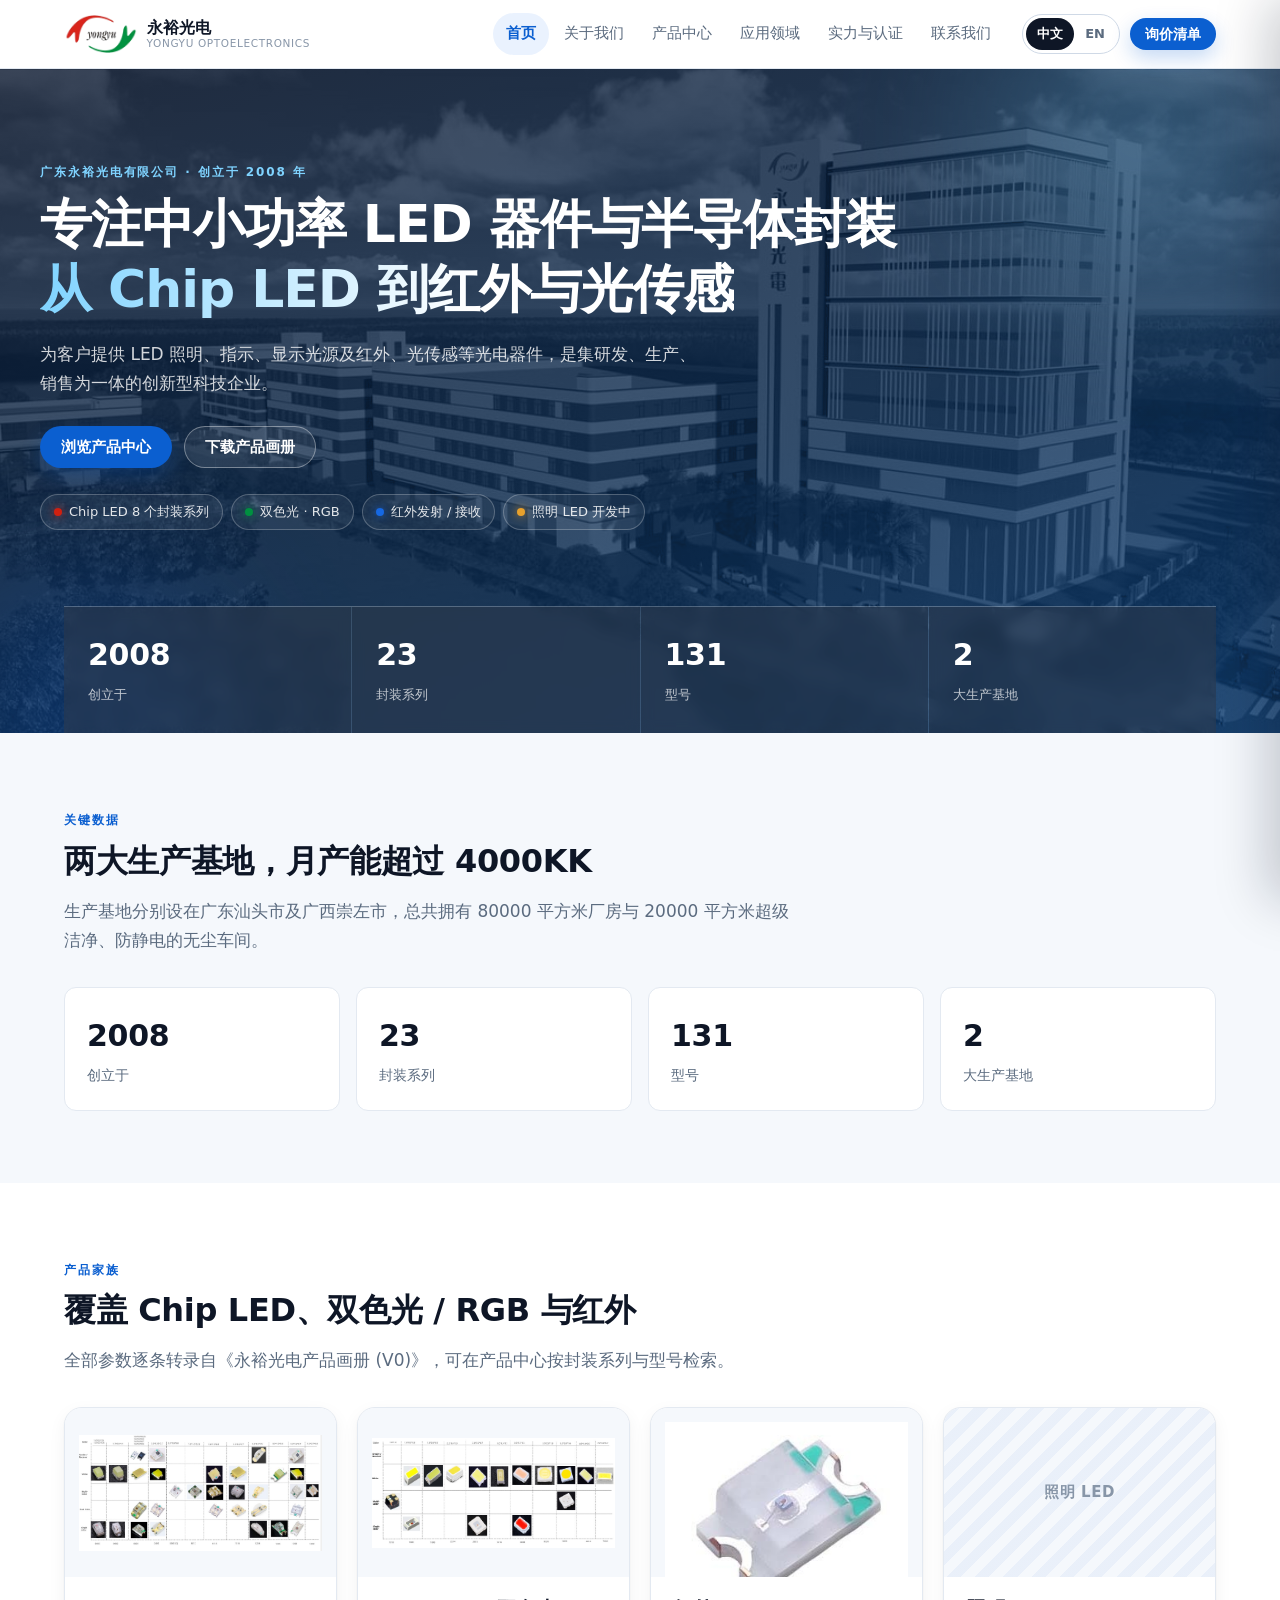
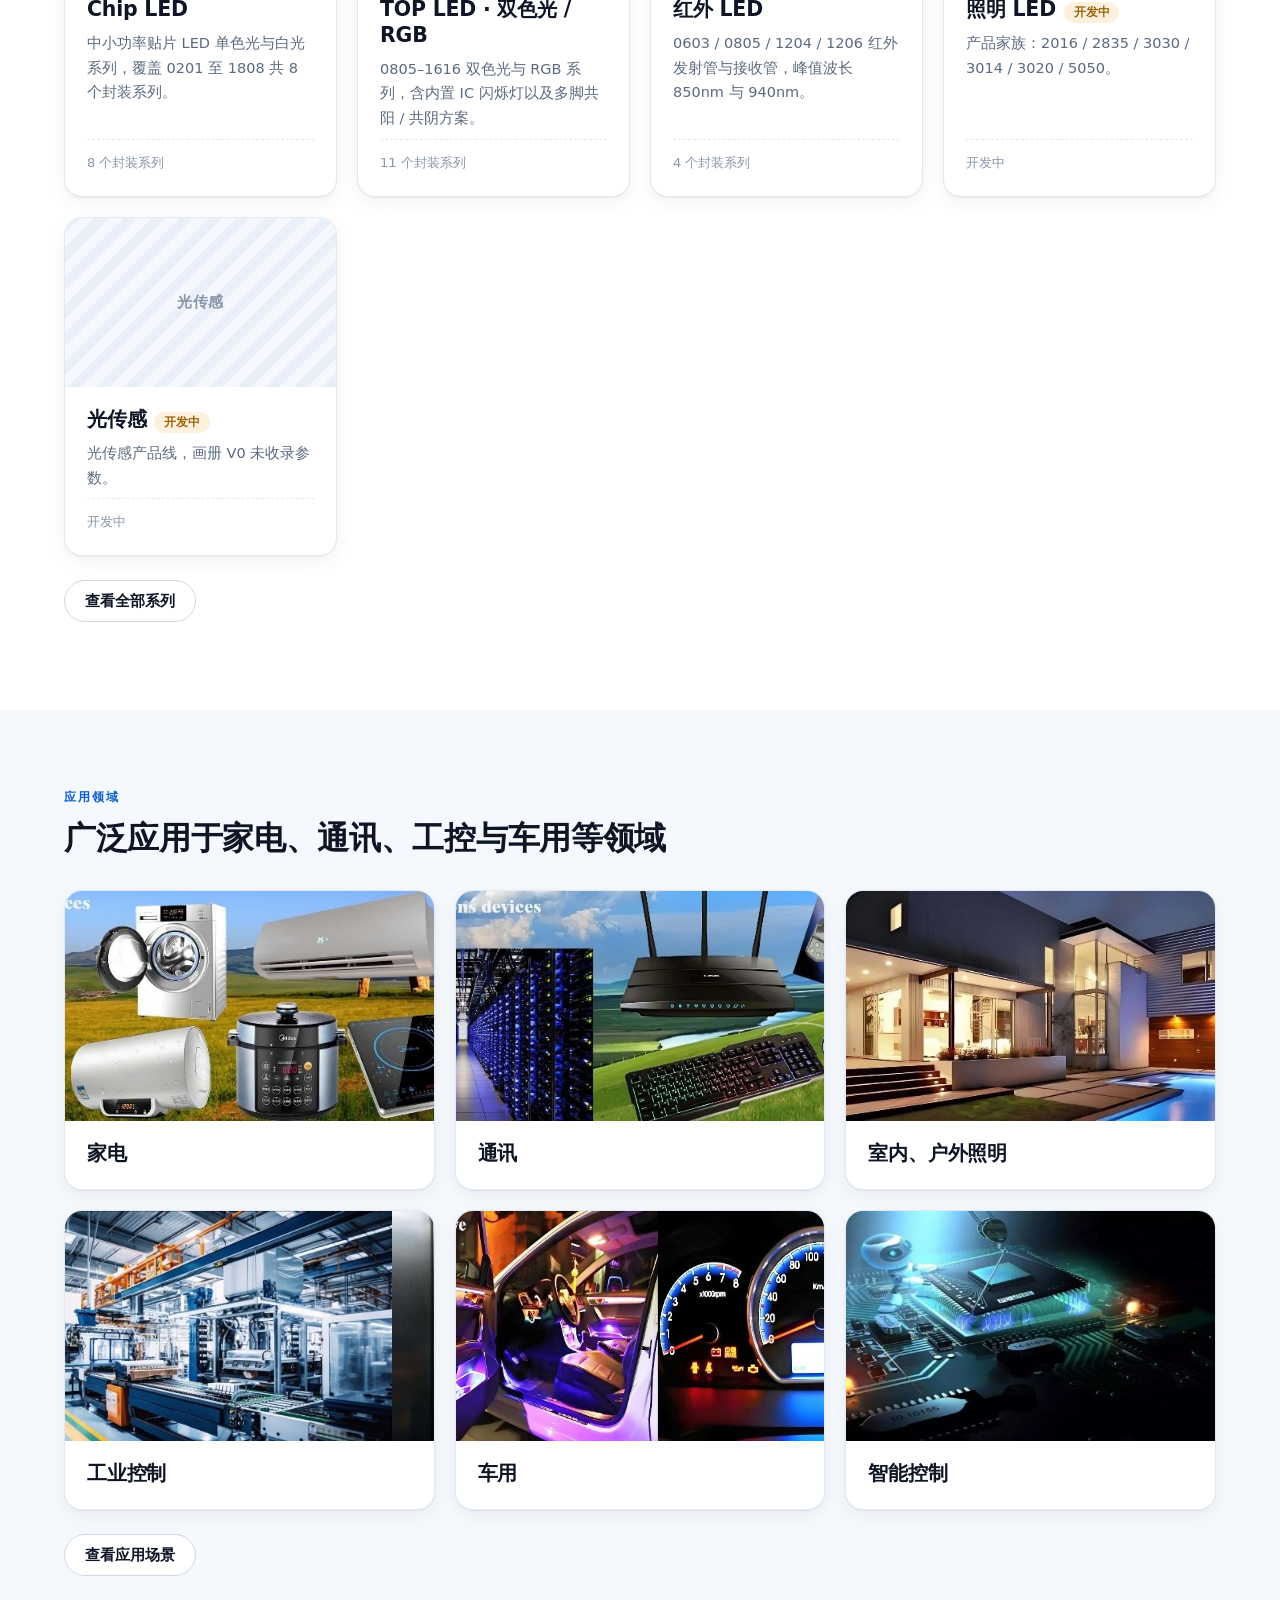
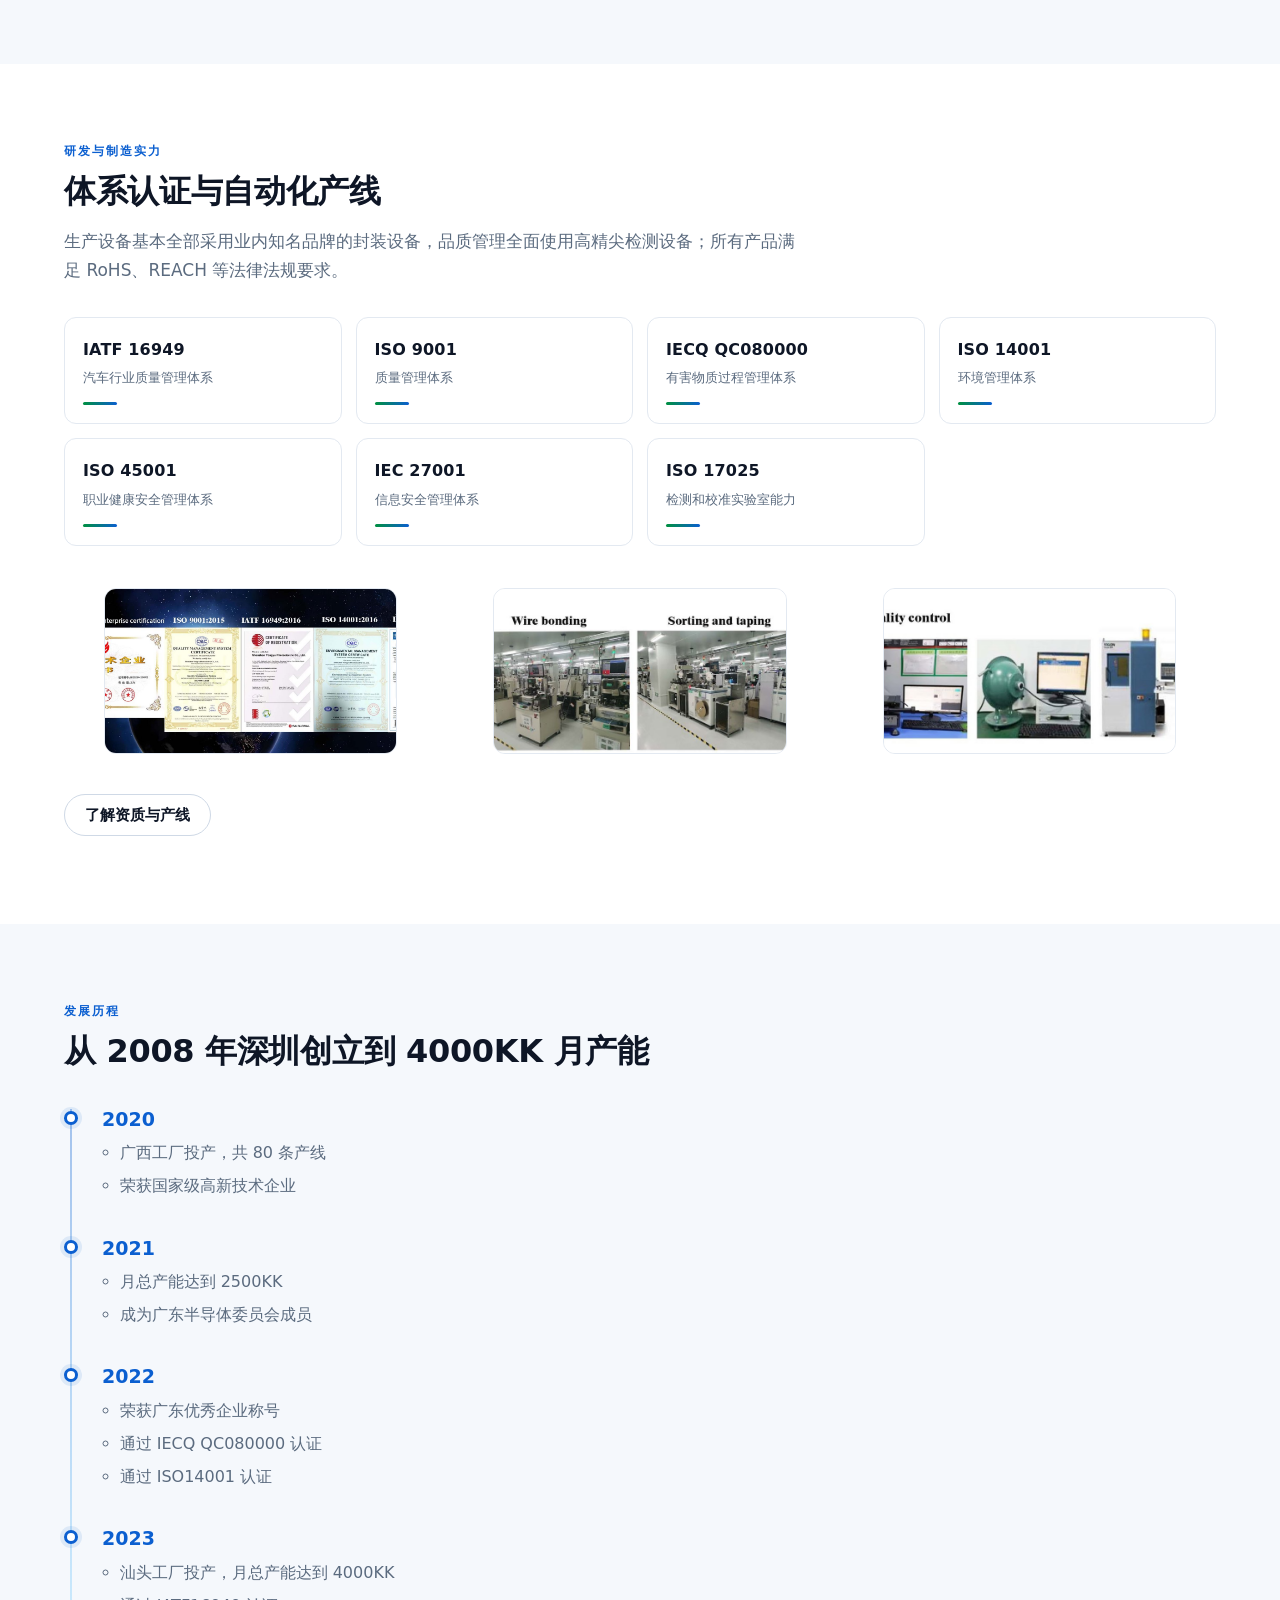
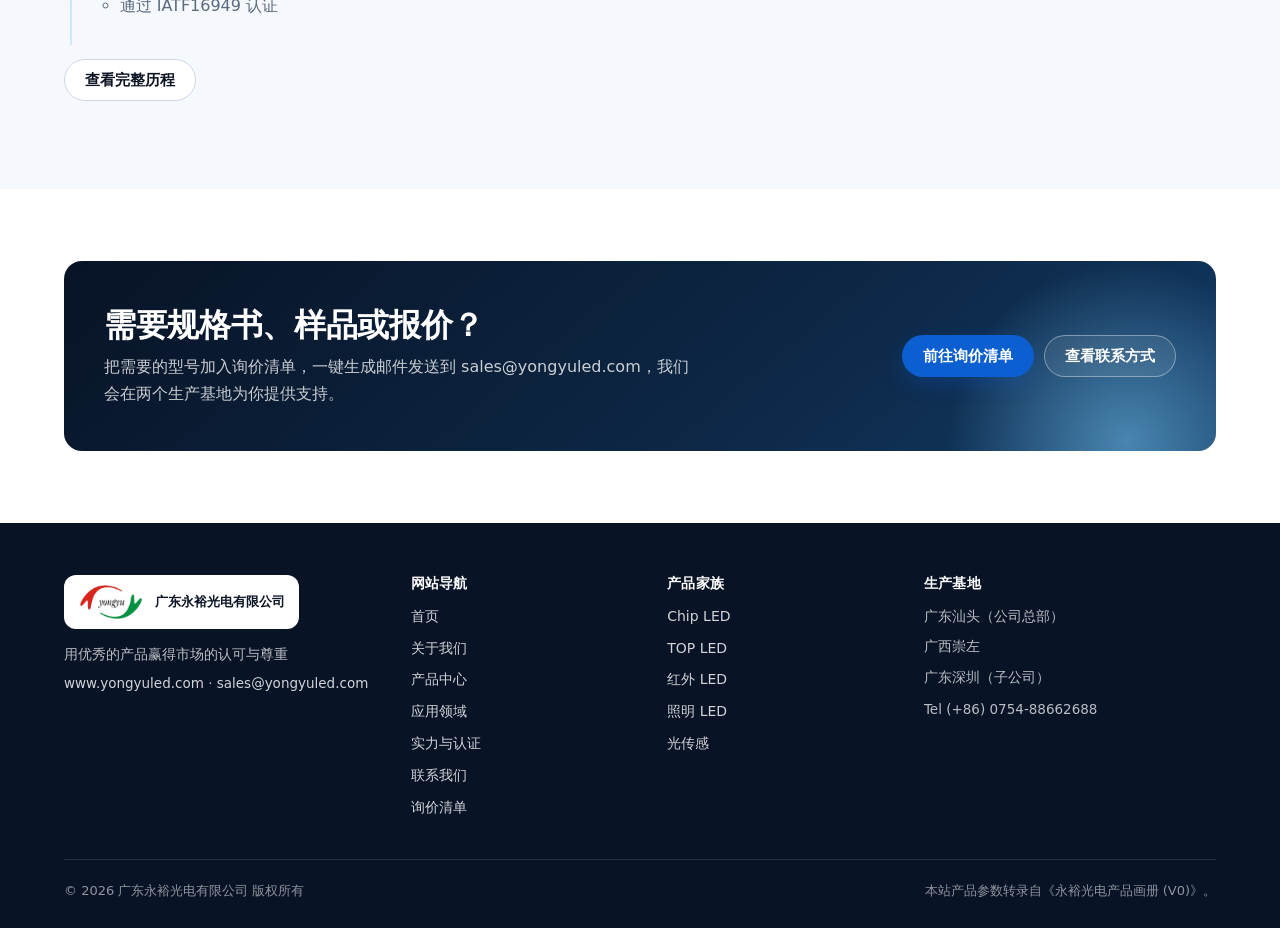
<file: index.html>
<!DOCTYPE html>
<html lang="zh-CN" data-lang="zh">
<head>
  <meta charset="utf-8">
  <meta name="viewport" content="width=device-width, initial-scale=1">
  <title>广东永裕光电有限公司 | Chip LED · 红外 · 光电器件</title>
  <meta name="description" content="广东永裕光电有限公司（永裕光电）专注中小功率 LED 器件及半导体封装，提供 Chip LED、双色光 / RGB、红外 LED 等光电器件。Guangdong Yongyu Optoelectronics - Chip LED, dual color / RGB and IR LED components.">
  <meta name="theme-color" content="#081326">
  <meta property="og:type" content="website">
  <meta property="og:title" content="广东永裕光电有限公司 | Chip LED · 红外 · 光电器件">
  <meta property="og:description" content="广东永裕光电有限公司（永裕光电）专注中小功率 LED 器件及半导体封装，提供 Chip LED、双色光 / RGB、红外 LED 等光电器件。Guangdong Yongyu Optoelectronics - Chip LED, dual color / RGB and IR LED components.">
  <link rel="icon" type="image/png" href="assets/img/logo.png">
  <link rel="stylesheet" href="assets/css/style.css">
</head>
<body data-page="index">
  <a class="skip-link" href="#main" data-i18n="a11y.skip">跳到主要内容</a>
  <header class="site-header">
    <div class="container header-inner">
      <a class="brand" href="index.html">
        <img src="assets/img/logo.png" alt="广东永裕光电有限公司 Guangdong Yongyu Optoelectronics Co., Ltd" width="336" height="176">
        <span class="brand-text"><b>永裕光电</b><span>Yongyu Optoelectronics</span></span>
      </a>
      <nav class="nav" data-nav aria-label="主导航">
        <a href="index.html" data-i18n="nav.home" aria-current="page">首页</a>
        <a href="about.html" data-i18n="nav.about">关于我们</a>
        <a href="products.html" data-i18n="nav.products">产品中心</a>
        <a href="applications.html" data-i18n="nav.applications">应用领域</a>
        <a href="strength.html" data-i18n="nav.strength">实力与认证</a>
        <a href="contact.html" data-i18n="nav.contact">联系我们</a>
      </nav>
      <div class="header-tools">
        <div class="lang-switch" role="group" aria-label="Language / 语言">
          <button type="button" data-lang-btn="zh" aria-pressed="true">中文</button>
          <button type="button" data-lang-btn="en" aria-pressed="false">EN</button>
        </div>
        <button class="btn btn-primary btn-sm inquiry-btn" type="button" data-open-drawer>
          <span data-inquiry-label>询价清单</span>
          <span class="inquiry-count" data-inquiry-count hidden>0</span>
        </button>
        <button class="menu-toggle" type="button" data-menu-toggle aria-expanded="false"
          aria-label="打开导航菜单" data-i18n-aria="a11y.menu"><span></span></button>
      </div>
    </div>
  </header>
  <main id="main">
    <section class="hero">
      <div class="hero-bg" aria-hidden="true"></div>
      <div class="container hero-inner">
        <span class="eyebrow" style="color:#7fd3ff;" data-i18n="hero.eyebrow">广东永裕光电有限公司 · 创立于 2008 年</span>
        <h1 class="hero-title">
          <span data-i18n="hero.title">专注中小功率 LED 器件与半导体封装</span><br>
          <span class="accent" data-i18n="hero.titleAccent">从 Chip LED 到红外与光传感</span>
        </h1>
        <p class="hero-sub" data-i18n="hero.sub">为客户提供 LED 照明、指示、显示光源及红外、光传感等光电器件，是集研发、生产、销售为一体的创新型科技企业。</p>
        <div class="hero-actions">
          <a class="btn btn-primary" href="products.html" data-i18n="hero.ctaProducts">浏览产品中心</a>
          <a class="btn btn-ghost" href="assets/download/yongyu-catalog-v0.pdf" download="永裕光电产品画册(V0).pdf" data-i18n="hero.ctaCatalog">下载产品画册</a>
        </div>
        <div class="hero-chips">
          <span class="hero-chip"><i class="dot dot--red"></i><span data-i18n="hero.chipChip">Chip LED 8 个封装系列</span></span>
          <span class="hero-chip"><i class="dot dot--green"></i><span data-i18n="hero.chipTop">双色光 · RGB</span></span>
          <span class="hero-chip"><i class="dot dot--blue"></i><span data-i18n="hero.chipIr">红外发射 / 接收</span></span>
          <span class="hero-chip"><i class="dot dot--amber"></i><span data-i18n="hero.chipLight">照明 LED 开发中</span></span>
        </div>
      </div>
      <div class="container">
        <div class="hero-stats" data-hero-stats></div>
      </div>
    </section>

    <section class="section section--soft">
      <div class="container">
        <div class="section-head">
          <span class="eyebrow" data-i18n="home.figuresEyebrow">关键数据</span>
          <h2 data-i18n="home.figuresTitle">两大生产基地，月产能超过 4000KK</h2>
          <p class="lead" data-i18n="home.figuresLead">生产基地分别设在广东汕头市及广西崇左市，总共拥有 80000 平方米厂房与 20000 平方米超级洁净、防静电的无尘车间。</p>
        </div>
        <div class="stat-band" data-stats></div>
      </div>
    </section>

    <section class="section">
      <div class="container">
        <div class="section-head">
          <span class="eyebrow" data-i18n="home.familiesEyebrow">产品家族</span>
          <h2 data-i18n="home.familiesTitle">覆盖 Chip LED、双色光 / RGB 与红外</h2>
          <p class="lead" data-i18n="home.familiesLead">全部参数逐条转录自《永裕光电产品画册 (V0)》，可在产品中心按封装系列与型号检索。</p>
        </div>
        <div class="grid grid-4" data-families></div>
        <p style="margin-top:24px;">
          <a class="btn btn-outline" href="products.html" data-i18n="home.familiesCta">查看全部系列</a>
        </p>
      </div>
    </section>

    <section class="section section--soft">
      <div class="container">
        <div class="section-head">
          <span class="eyebrow" data-i18n="home.appsEyebrow">应用领域</span>
          <h2 data-i18n="home.appsTitle">广泛应用于家电、通讯、工控与车用等领域</h2>
        </div>
        <div class="grid grid-3" data-applications></div>
        <p style="margin-top:24px;">
          <a class="btn btn-outline" href="applications.html" data-i18n="home.appsCta">查看应用场景</a>
        </p>
      </div>
    </section>

    <section class="section">
      <div class="container">
        <div class="section-head">
          <span class="eyebrow" data-i18n="home.strengthEyebrow">研发与制造实力</span>
          <h2 data-i18n="home.strengthTitle">体系认证与自动化产线</h2>
          <p class="lead" data-i18n="home.strengthLead">生产设备基本全部采用业内知名品牌的封装设备，品质管理全面使用高精尖检测设备；所有产品满足 RoHS、REACH 等法律法规要求。</p>
        </div>
        <div class="cert-grid" data-certs style="margin-bottom:26px;"></div>
        <div class="photo-row">
          <figure class="photo"><img src="assets/img/strength-line-1.jpg" alt="永裕光电生产车间" loading="lazy" decoding="async"></figure>
          <figure class="photo"><img src="assets/img/strength-line-2.jpg" alt="永裕光电生产线" loading="lazy" decoding="async"></figure>
          <figure class="photo"><img src="assets/img/strength-line-3.jpg" alt="永裕光电检测设备" loading="lazy" decoding="async"></figure>
        </div>
        <p style="margin-top:24px;">
          <a class="btn btn-outline" href="strength.html" data-i18n="home.strengthCta">了解资质与产线</a>
        </p>
      </div>
    </section>

    <section class="section section--soft">
      <div class="container">
        <div class="section-head">
          <span class="eyebrow" data-i18n="home.milestonesEyebrow">发展历程</span>
          <h2 data-i18n="home.milestonesTitle">从 2008 年深圳创立到 4000KK 月产能</h2>
        </div>
        <ol class="timeline" data-milestones></ol>
        <p style="margin-top:8px;">
          <a class="btn btn-outline" href="about.html" data-i18n="home.milestonesCta">查看完整历程</a>
        </p>
      </div>
    </section>

    <section class="section">
      <div class="container">
        <div class="cta">
          <div class="cta-text">
            <h2 data-i18n="home.ctaTitle">需要规格书、样品或报价？</h2>
            <p data-i18n="home.ctaText">把需要的型号加入询价清单，一键生成邮件发送到 sales@yongyuled.com，我们会在两个生产基地为你提供支持。</p>
          </div>
          <div class="cta-actions">
            <a class="btn btn-primary" href="inquiry.html" data-i18n="home.ctaButton">前往询价清单</a>
            <a class="btn btn-ghost" href="contact.html" data-i18n="home.ctaContact">查看联系方式</a>
          </div>
        </div>
      </div>
    </section>
  </main>
  <footer class="site-footer">
    <div class="container">
      <div class="footer-top">
        <div class="footer-col">
          <div class="footer-brand">
            <img src="assets/img/logo.png" alt="广东永裕光电有限公司">
            <span data-lang-block="zh">广东永裕光电有限公司</span>
            <span data-lang-block="en">Guangdong Yongyu Optoelectronics Co., Ltd</span>
          </div>
          <p class="small" style="margin-bottom:6px;">用优秀的产品赢得市场的认可与尊重</p>
          <p class="small" style="margin:0;">
            <a href="https://www.yongyuled.com" rel="noopener">www.yongyuled.com</a> ·
            <a href="mailto:sales@yongyuled.com">sales@yongyuled.com</a>
          </p>
        </div>
        <div class="footer-col">
          <h4 data-i18n="footer.nav">网站导航</h4>
          <ul>
            <li><a href="index.html" data-i18n="nav.home">首页</a></li>
            <li><a href="about.html" data-i18n="nav.about">关于我们</a></li>
            <li><a href="products.html" data-i18n="nav.products">产品中心</a></li>
            <li><a href="applications.html" data-i18n="nav.applications">应用领域</a></li>
            <li><a href="strength.html" data-i18n="nav.strength">实力与认证</a></li>
            <li><a href="contact.html" data-i18n="nav.contact">联系我们</a></li>
            <li><a href="inquiry.html" data-i18n="header.inquiry">询价清单</a></li>
          </ul>
        </div>
        <div class="footer-col">
          <h4 data-i18n="footer.products">产品家族</h4>
          <ul>
            <li><a href="products.html?family=chip" data-i18n="products.familyChip">Chip LED</a></li>
            <li><a href="products.html?family=top" data-i18n="products.familyTop">TOP LED</a></li>
            <li><a href="products.html?family=ir" data-i18n="products.familyIr">红外 LED</a></li>
            <li><a href="products.html?family=lighting" data-i18n="products.familyLighting">照明 LED</a></li>
            <li><a href="products.html?family=sensor" data-i18n="products.familySensor">光传感</a></li>
          </ul>
        </div>
        <div class="footer-col footer-contact">
          <h4 data-i18n="footer.bases">生产基地</h4>
          <ul>
            <li><span data-lang-block="zh">广东汕头（公司总部）</span><span data-lang-block="en">Shantou, Guangdong (HQ)</span></li>
            <li><span data-lang-block="zh">广西崇左</span><span data-lang-block="en">Chongzuo, Guangxi</span></li>
            <li><span data-lang-block="zh">广东深圳（子公司）</span><span data-lang-block="en">Shenzhen, Guangdong (subsidiary)</span></li>
          </ul>
          <p class="small" style="margin:10px 0 0;">Tel (+86) 0754-88662688</p>
        </div>
      </div>
      <div class="footer-bottom">
        <span data-i18n="footer.copyright">© 2026 广东永裕光电有限公司 版权所有</span>
        <span data-i18n="footer.source">本站产品参数转录自《永裕光电产品画册 (V0)》。</span>
      </div>
    </div>
  </footer>
  <div class="drawer-backdrop" data-drawer-backdrop></div>
  <aside class="drawer" data-drawer aria-hidden="true" aria-label="询价清单">
    <div class="drawer-head">
      <h2 data-i18n="header.inquiry">询价清单</h2>
      <button class="drawer-close" type="button" data-drawer-close aria-label="关闭" data-i18n-aria="a11y.close">×</button>
    </div>
    <div class="drawer-body" data-inquiry-list></div>
    <div class="drawer-foot">
      <a class="btn btn-primary btn-block" href="inquiry.html">
        <span data-i18n="inquiry.goToList">前往询价页面</span>
        <span class="inquiry-count" data-inquiry-count hidden>0</span>
      </a>
      <button class="btn btn-outline btn-block" type="button" data-inquiry-clear data-i18n="inquiry.clear">清空清单</button>
    </div>
  </aside>
  <script src="assets/js/product-data.js"></script>
  <script src="assets/js/i18n.js"></script>
  <script src="assets/js/app.js"></script>
</body>
</html>
</file>
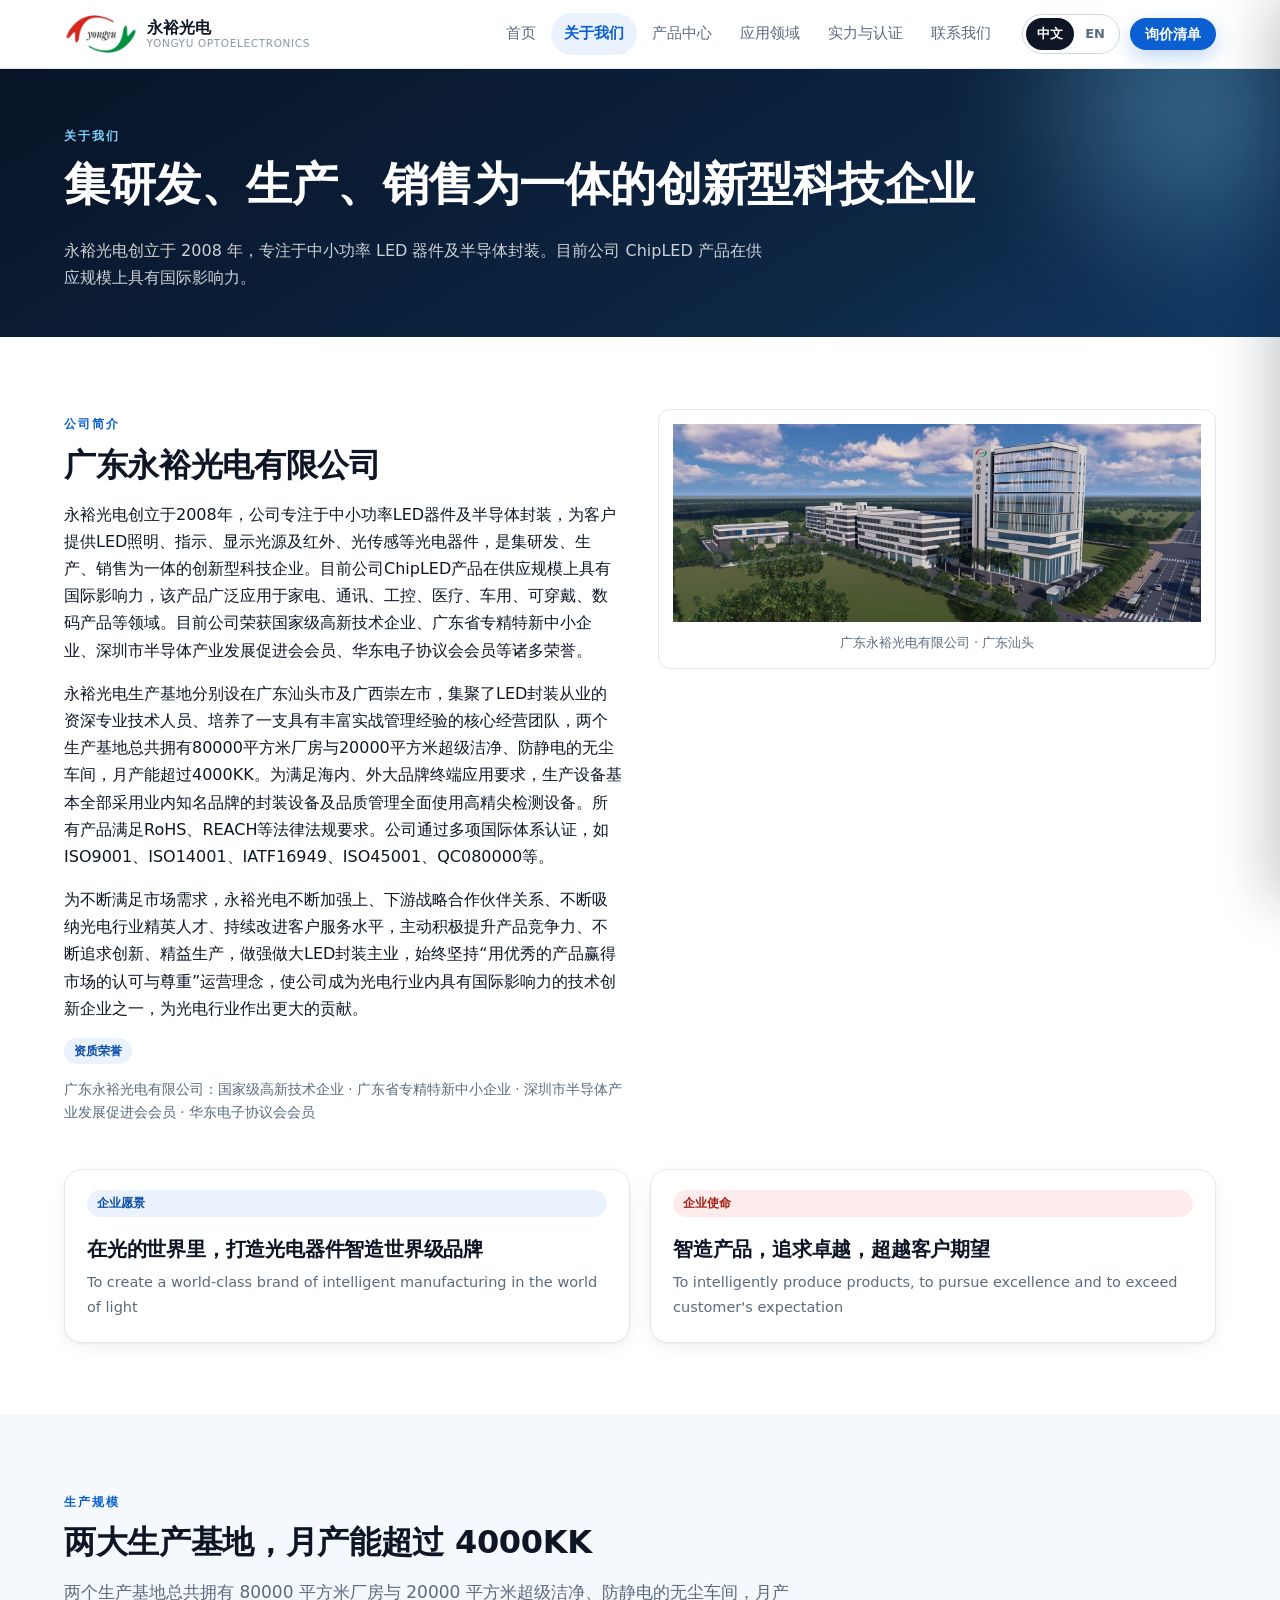
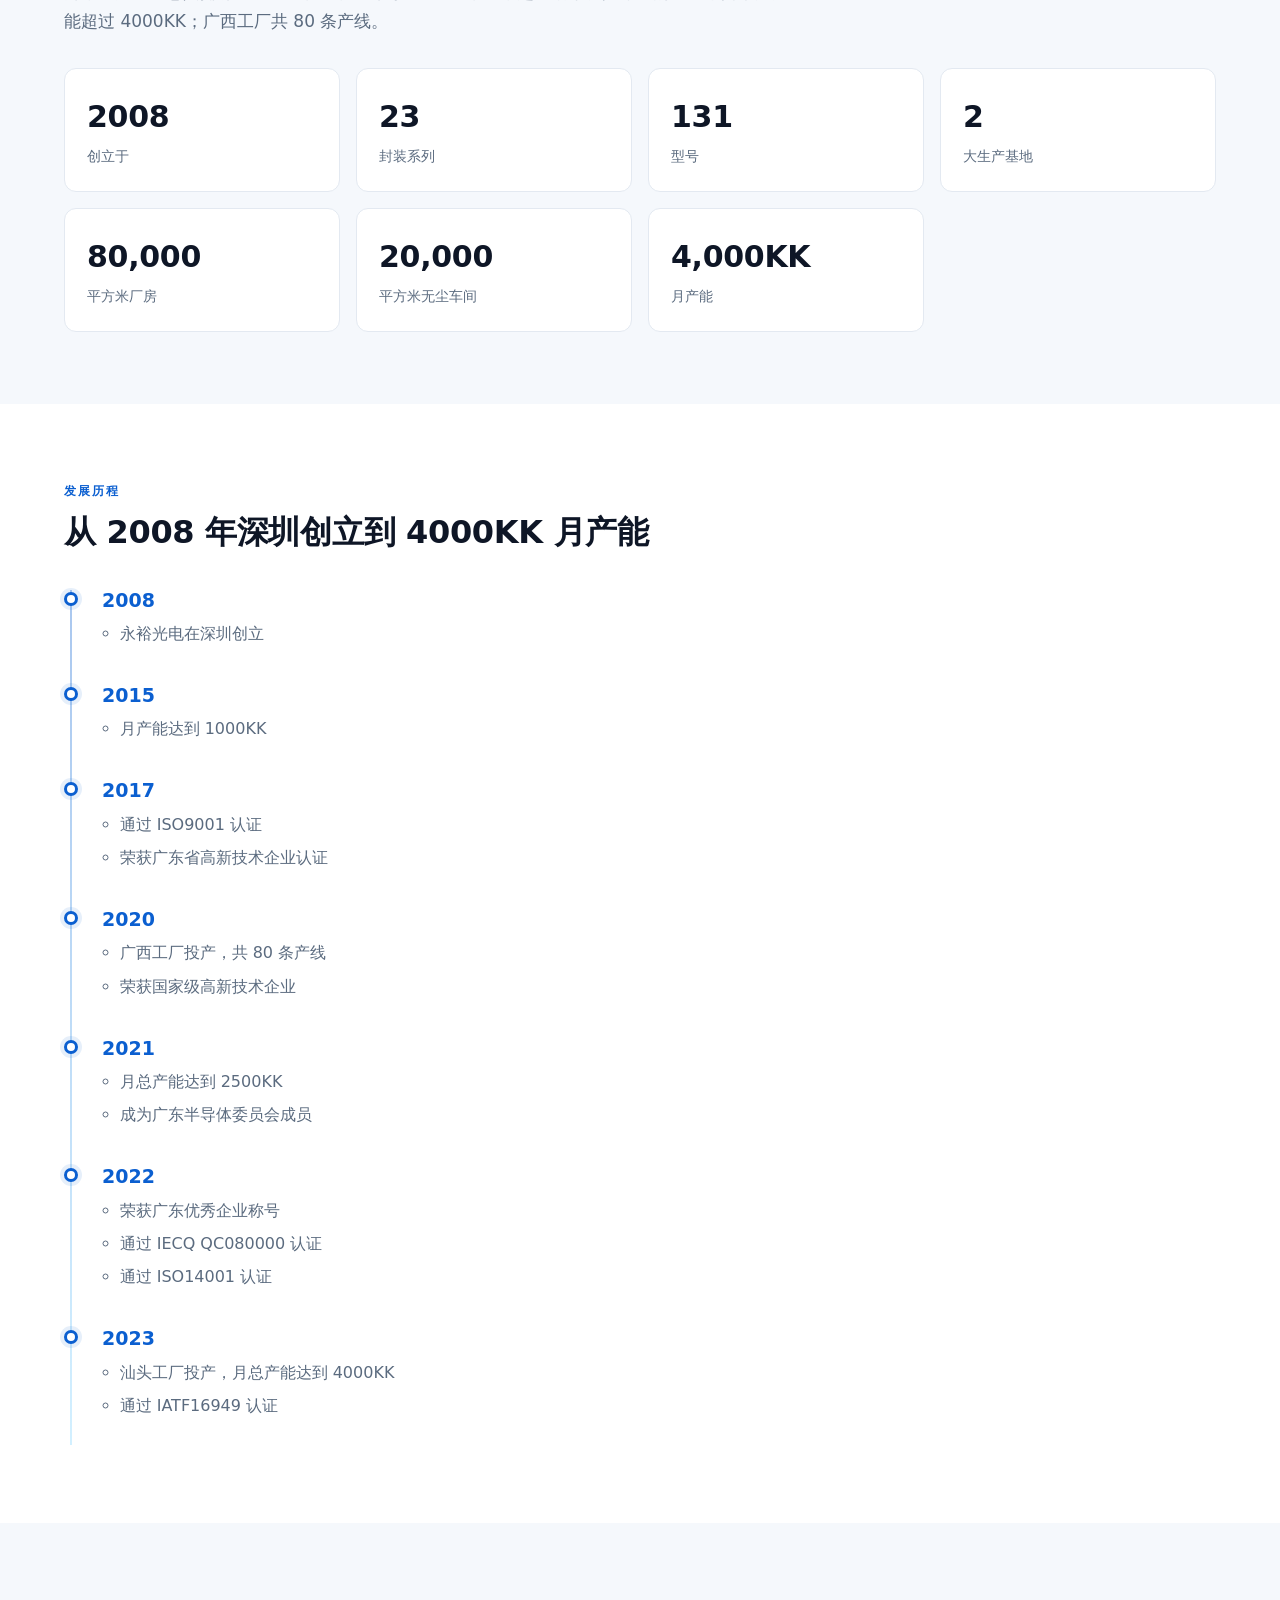
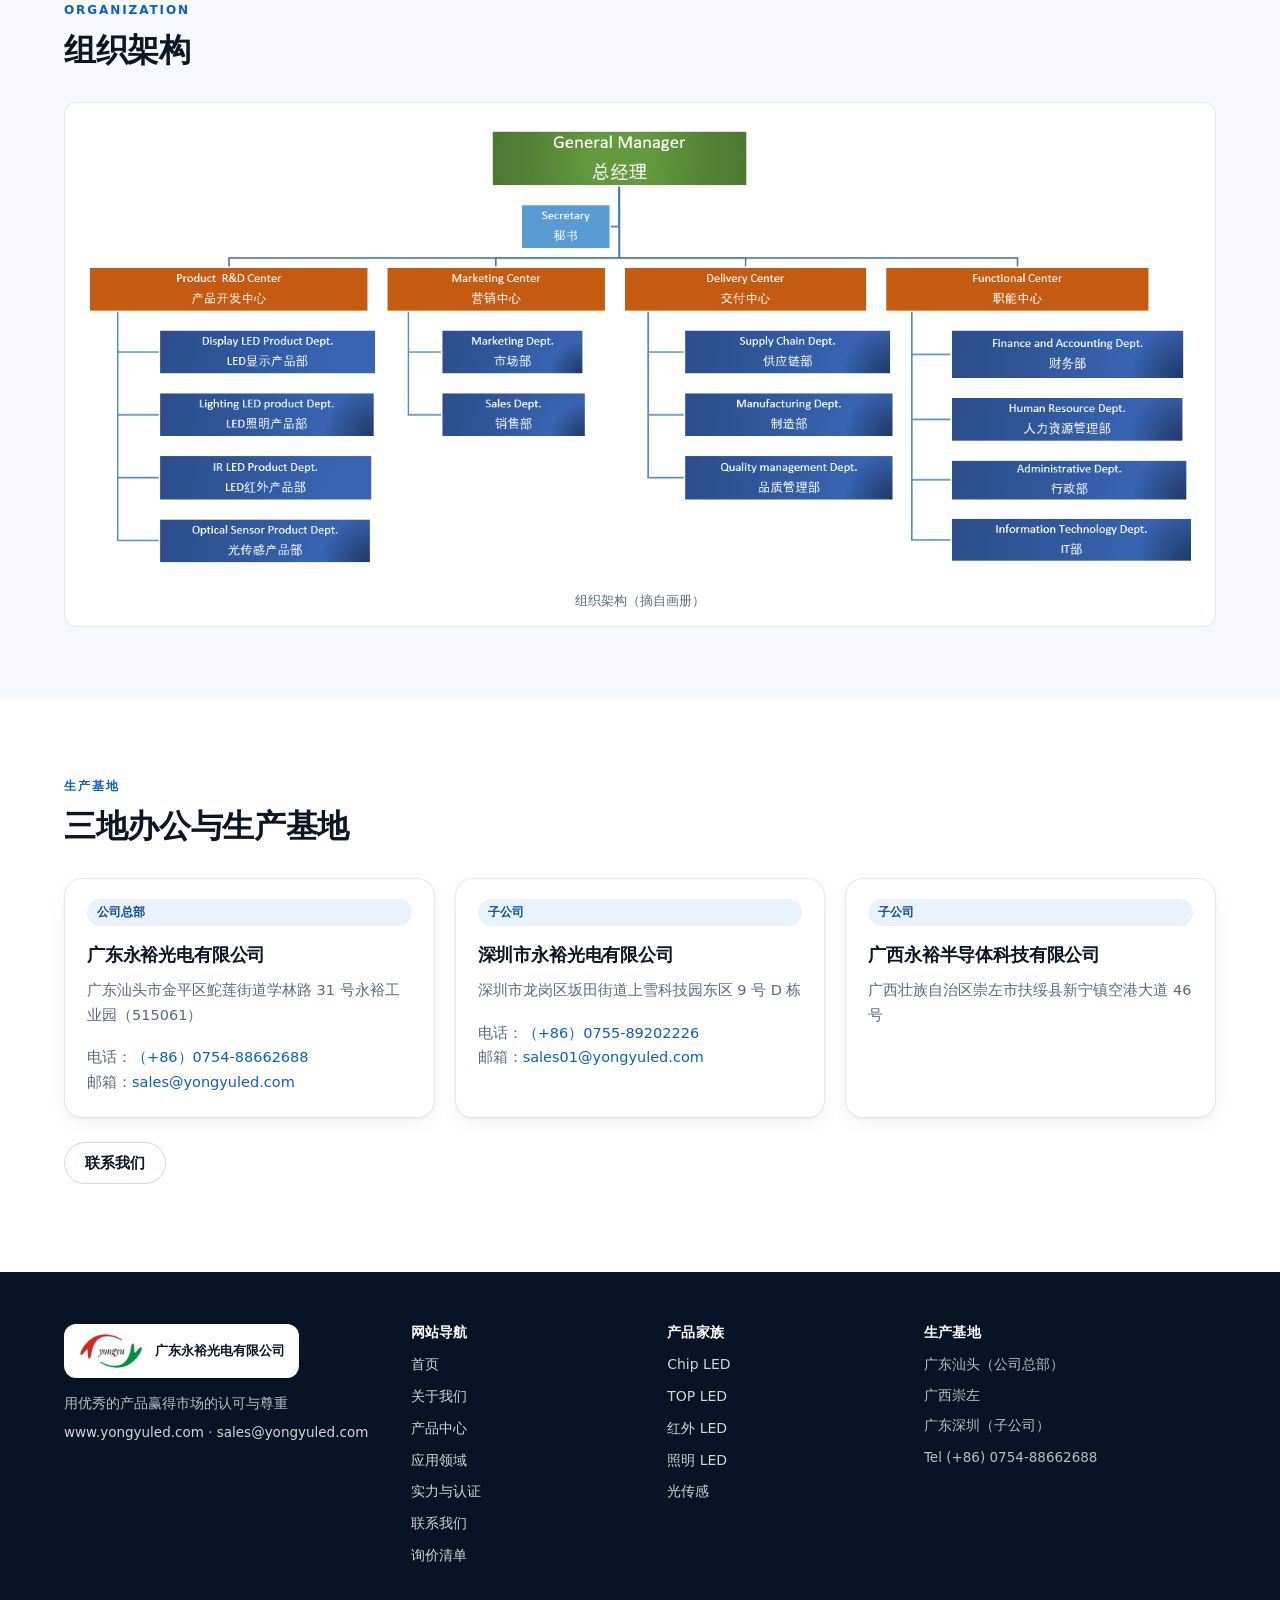
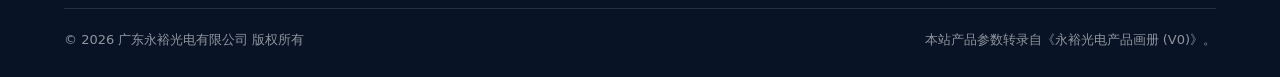
<file: about.html>
<!DOCTYPE html>
<html lang="zh-CN" data-lang="zh">
<head>
  <meta charset="utf-8">
  <meta name="viewport" content="width=device-width, initial-scale=1">
  <title>关于我们 About | 广东永裕光电有限公司</title>
  <meta name="description" content="永裕光电创立于 2008 年，专注中小功率 LED 器件及半导体封装，两大生产基地分别位于广东汕头与广西崇左，月产能超过 4000KK。Company profile, development history and organization of Yongyu Optoelectronics.">
  <meta name="theme-color" content="#081326">
  <meta property="og:type" content="website">
  <meta property="og:title" content="关于我们 About | 广东永裕光电有限公司">
  <meta property="og:description" content="永裕光电创立于 2008 年，专注中小功率 LED 器件及半导体封装，两大生产基地分别位于广东汕头与广西崇左，月产能超过 4000KK。Company profile, development history and organization of Yongyu Optoelectronics.">
  <link rel="icon" type="image/png" href="assets/img/logo.png">
  <link rel="stylesheet" href="assets/css/style.css">
</head>
<body data-page="about">
  <a class="skip-link" href="#main" data-i18n="a11y.skip">跳到主要内容</a>
  <header class="site-header">
    <div class="container header-inner">
      <a class="brand" href="index.html">
        <img src="assets/img/logo.png" alt="广东永裕光电有限公司 Guangdong Yongyu Optoelectronics Co., Ltd" width="336" height="176">
        <span class="brand-text"><b>永裕光电</b><span>Yongyu Optoelectronics</span></span>
      </a>
      <nav class="nav" data-nav aria-label="主导航">
        <a href="index.html" data-i18n="nav.home">首页</a>
        <a href="about.html" data-i18n="nav.about" aria-current="page">关于我们</a>
        <a href="products.html" data-i18n="nav.products">产品中心</a>
        <a href="applications.html" data-i18n="nav.applications">应用领域</a>
        <a href="strength.html" data-i18n="nav.strength">实力与认证</a>
        <a href="contact.html" data-i18n="nav.contact">联系我们</a>
      </nav>
      <div class="header-tools">
        <div class="lang-switch" role="group" aria-label="Language / 语言">
          <button type="button" data-lang-btn="zh" aria-pressed="true">中文</button>
          <button type="button" data-lang-btn="en" aria-pressed="false">EN</button>
        </div>
        <button class="btn btn-primary btn-sm inquiry-btn" type="button" data-open-drawer>
          <span data-inquiry-label>询价清单</span>
          <span class="inquiry-count" data-inquiry-count hidden>0</span>
        </button>
        <button class="menu-toggle" type="button" data-menu-toggle aria-expanded="false"
          aria-label="打开导航菜单" data-i18n-aria="a11y.menu"><span></span></button>
      </div>
    </div>
  </header>
  <main id="main">
    <section class="page-hero">
      <div class="container">
        
        <span class="eyebrow" data-i18n="about.eyebrow" style="color:#7fd3ff;">关于我们</span>
        <h1 data-i18n="about.title">集研发、生产、销售为一体的创新型科技企业</h1>
        <p data-i18n="about.lead">永裕光电创立于 2008 年，专注于中小功率 LED 器件及半导体封装。目前公司 ChipLED 产品在供应规模上具有国际影响力。</p>
      </div>
    </section>

    <section class="section">
      <div class="container">
        <div class="grid grid-2" style="align-items:start;gap:36px;">
          <div>
            <span class="eyebrow" data-i18n="about.profile">公司简介</span>
            <h2>广东永裕光电有限公司</h2>
            <div data-lang-block="zh" data-profile-zh></div>
            <div data-lang-block="en" data-profile-en></div>
            <p class="small muted" style="margin-top:14px;">
              <span class="tag" data-i18n="about.honors">资质荣誉</span>
            </p>
            <p class="small muted" data-lang-block="zh">广东永裕光电有限公司：国家级高新技术企业 · 广东省专精特新中小企业 · 深圳市半导体产业发展促进会会员 · 华东电子协议会会员</p>
            <p class="small muted" data-lang-block="en">State-level high-tech enterprise · Specialized SME of Guangdong Province · Member of Shenzhen Semiconductor Industry Development Promotion Association · Member of East China Electronic Council</p>
          </div>
          <figure class="figure">
            <img src="assets/img/company-banner.jpg" alt="广东永裕光电有限公司" loading="lazy" decoding="async">
            <figcaption data-lang-block="zh">广东永裕光电有限公司 · 广东汕头</figcaption>
            <figcaption data-lang-block="en">Guangdong Yongyu Optoelectronics Co., Ltd · Shantou, Guangdong</figcaption>
          </figure>
        </div>
        <div class="grid grid-2" style="margin-top:32px;">
          <div class="card"><div class="card-body">
            <span class="tag" data-i18n="about.vision">企业愿景</span>
            <h3 style="margin-top:12px;">在光的世界里，打造光电器件智造世界级品牌</h3>
            <p class="muted" style="margin:0;">To create a world-class brand of intelligent manufacturing in the world of light</p>
          </div></div>
          <div class="card"><div class="card-body">
            <span class="tag tag--led" data-i18n="about.mission">企业使命</span>
            <h3 style="margin-top:12px;">智造产品，追求卓越，超越客户期望</h3>
            <p class="muted" style="margin:0;">To intelligently produce products, to pursue excellence and to exceed customer's expectation</p>
          </div></div>
        </div>
      </div>
    </section>

    <section class="section section--soft">
      <div class="container">
        <div class="section-head">
          <span class="eyebrow" data-i18n="about.scale">生产规模</span>
          <h2 data-i18n="home.figuresTitle">两大生产基地，月产能超过 4000KK</h2>
          <p class="lead" data-i18n="about.scaleText">两个生产基地总共拥有 80000 平方米厂房与 20000 平方米超级洁净、防静电的无尘车间，月产能超过 4000KK；广西工厂共 80 条产线。</p>
        </div>
        <div class="stat-band" data-stats></div>
      </div>
    </section>

    <section class="section">
      <div class="container">
        <div class="section-head">
          <span class="eyebrow" data-i18n="about.history">发展历程</span>
          <h2 data-i18n="home.milestonesTitle">从 2008 年深圳创立到 4000KK 月产能</h2>
        </div>
        <ol class="timeline" data-milestones></ol>
      </div>
    </section>

    <section class="section section--soft">
      <div class="container">
        <div class="section-head">
          <span class="eyebrow">ORGANIZATION</span>
          <h2 data-i18n="about.org">组织架构</h2>
        </div>
        <figure class="figure">
          <img src="assets/img/org-chart.png" alt="永裕光电组织架构 Organization" loading="lazy" decoding="async">
          <figcaption data-lang-block="zh">组织架构（摘自画册）</figcaption>
          <figcaption data-lang-block="en">Organization chart (from the catalog)</figcaption>
        </figure>
      </div>
    </section>

    <section class="section">
      <div class="container">
        <div class="section-head">
          <span class="eyebrow" data-i18n="about.bases">生产基地</span>
          <h2 data-i18n="contact.title">三地办公与生产基地</h2>
        </div>
        <div class="grid grid-3" data-contacts></div>
        <p style="margin-top:24px;">
          <a class="btn btn-outline" href="contact.html" data-i18n="nav.contact">联系我们</a>
        </p>
      </div>
    </section>
  </main>
  <footer class="site-footer">
    <div class="container">
      <div class="footer-top">
        <div class="footer-col">
          <div class="footer-brand">
            <img src="assets/img/logo.png" alt="广东永裕光电有限公司">
            <span data-lang-block="zh">广东永裕光电有限公司</span>
            <span data-lang-block="en">Guangdong Yongyu Optoelectronics Co., Ltd</span>
          </div>
          <p class="small" style="margin-bottom:6px;">用优秀的产品赢得市场的认可与尊重</p>
          <p class="small" style="margin:0;">
            <a href="https://www.yongyuled.com" rel="noopener">www.yongyuled.com</a> ·
            <a href="mailto:sales@yongyuled.com">sales@yongyuled.com</a>
          </p>
        </div>
        <div class="footer-col">
          <h4 data-i18n="footer.nav">网站导航</h4>
          <ul>
            <li><a href="index.html" data-i18n="nav.home">首页</a></li>
            <li><a href="about.html" data-i18n="nav.about">关于我们</a></li>
            <li><a href="products.html" data-i18n="nav.products">产品中心</a></li>
            <li><a href="applications.html" data-i18n="nav.applications">应用领域</a></li>
            <li><a href="strength.html" data-i18n="nav.strength">实力与认证</a></li>
            <li><a href="contact.html" data-i18n="nav.contact">联系我们</a></li>
            <li><a href="inquiry.html" data-i18n="header.inquiry">询价清单</a></li>
          </ul>
        </div>
        <div class="footer-col">
          <h4 data-i18n="footer.products">产品家族</h4>
          <ul>
            <li><a href="products.html?family=chip" data-i18n="products.familyChip">Chip LED</a></li>
            <li><a href="products.html?family=top" data-i18n="products.familyTop">TOP LED</a></li>
            <li><a href="products.html?family=ir" data-i18n="products.familyIr">红外 LED</a></li>
            <li><a href="products.html?family=lighting" data-i18n="products.familyLighting">照明 LED</a></li>
            <li><a href="products.html?family=sensor" data-i18n="products.familySensor">光传感</a></li>
          </ul>
        </div>
        <div class="footer-col footer-contact">
          <h4 data-i18n="footer.bases">生产基地</h4>
          <ul>
            <li><span data-lang-block="zh">广东汕头（公司总部）</span><span data-lang-block="en">Shantou, Guangdong (HQ)</span></li>
            <li><span data-lang-block="zh">广西崇左</span><span data-lang-block="en">Chongzuo, Guangxi</span></li>
            <li><span data-lang-block="zh">广东深圳（子公司）</span><span data-lang-block="en">Shenzhen, Guangdong (subsidiary)</span></li>
          </ul>
          <p class="small" style="margin:10px 0 0;">Tel (+86) 0754-88662688</p>
        </div>
      </div>
      <div class="footer-bottom">
        <span data-i18n="footer.copyright">© 2026 广东永裕光电有限公司 版权所有</span>
        <span data-i18n="footer.source">本站产品参数转录自《永裕光电产品画册 (V0)》。</span>
      </div>
    </div>
  </footer>
  <div class="drawer-backdrop" data-drawer-backdrop></div>
  <aside class="drawer" data-drawer aria-hidden="true" aria-label="询价清单">
    <div class="drawer-head">
      <h2 data-i18n="header.inquiry">询价清单</h2>
      <button class="drawer-close" type="button" data-drawer-close aria-label="关闭" data-i18n-aria="a11y.close">×</button>
    </div>
    <div class="drawer-body" data-inquiry-list></div>
    <div class="drawer-foot">
      <a class="btn btn-primary btn-block" href="inquiry.html">
        <span data-i18n="inquiry.goToList">前往询价页面</span>
        <span class="inquiry-count" data-inquiry-count hidden>0</span>
      </a>
      <button class="btn btn-outline btn-block" type="button" data-inquiry-clear data-i18n="inquiry.clear">清空清单</button>
    </div>
  </aside>
  <script src="assets/js/product-data.js"></script>
  <script src="assets/js/i18n.js"></script>
  <script src="assets/js/app.js"></script>
</body>
</html>
</file>
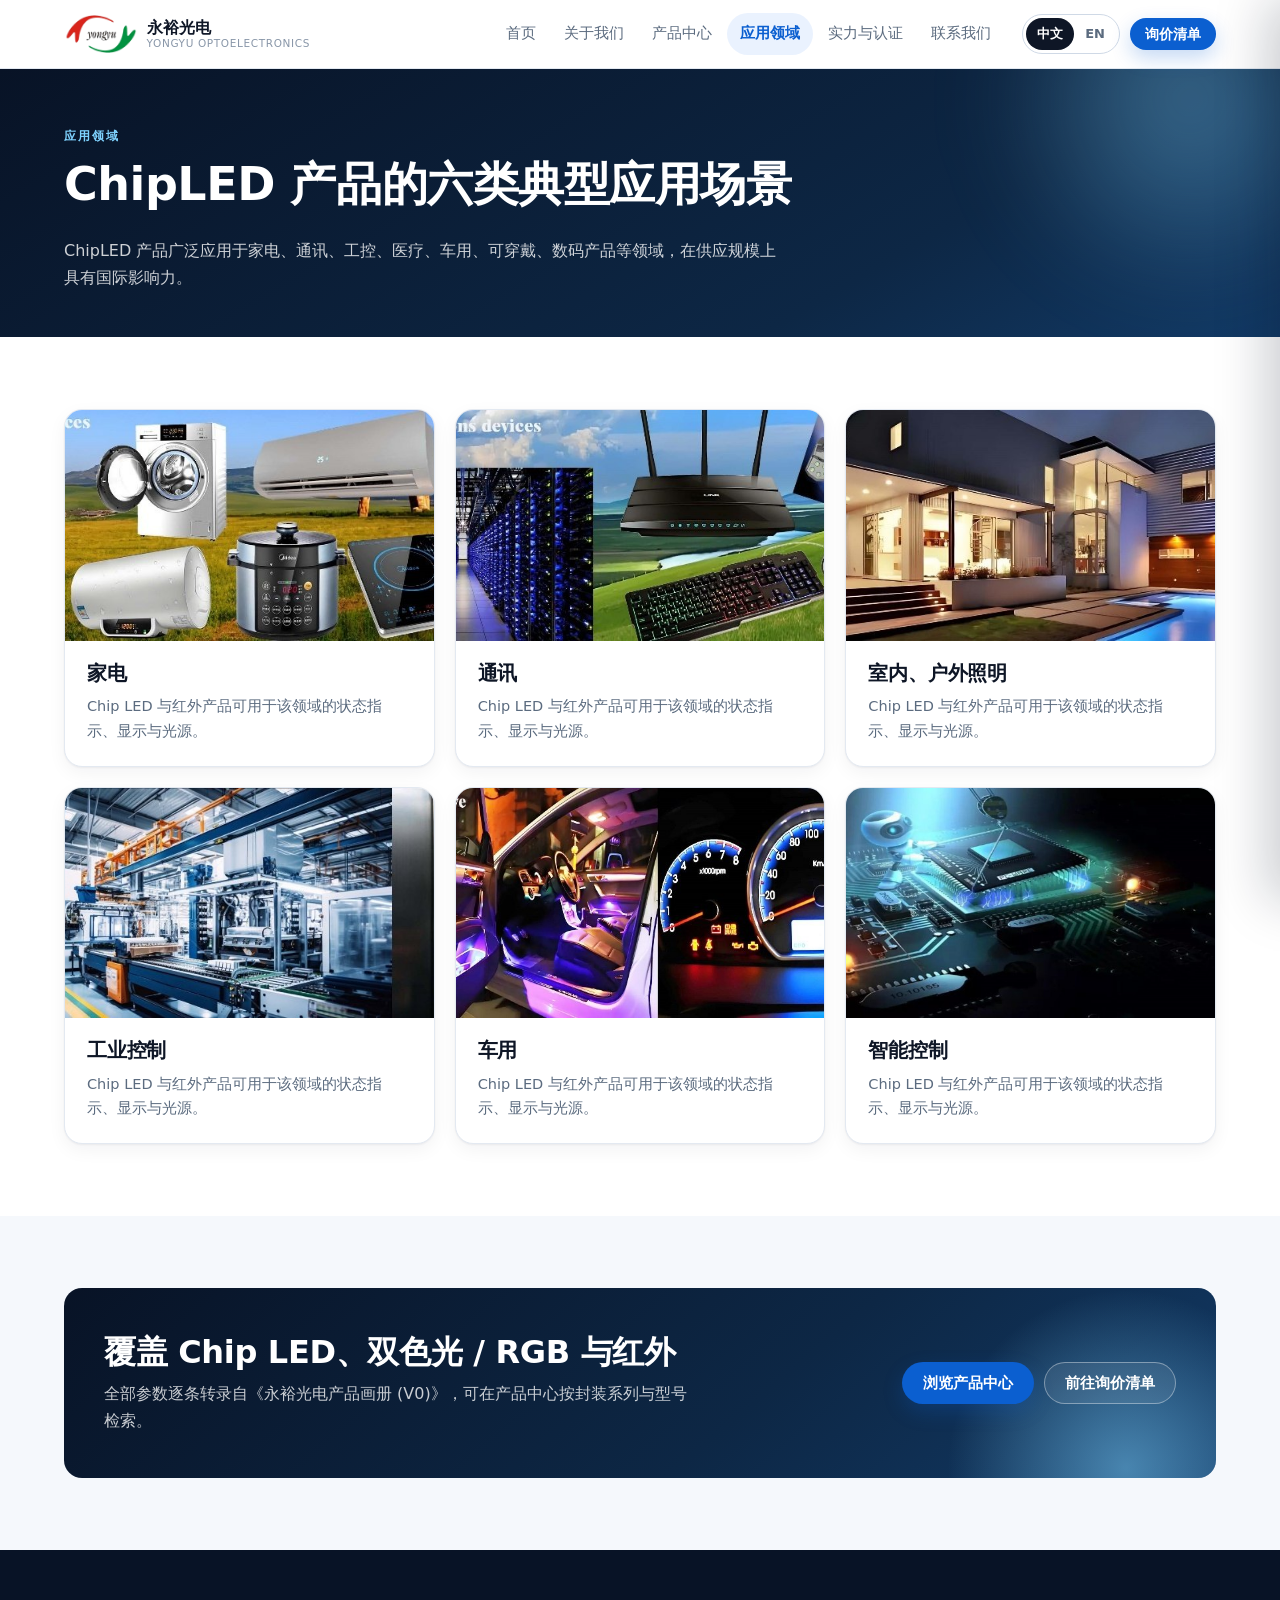
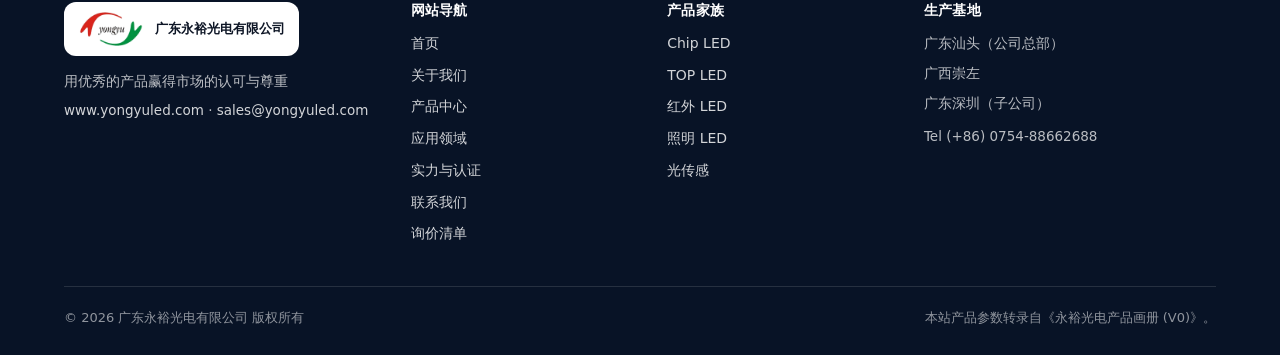
<file: applications.html>
<!DOCTYPE html>
<html lang="zh-CN" data-lang="zh">
<head>
  <meta charset="utf-8">
  <meta name="viewport" content="width=device-width, initial-scale=1">
  <title>应用领域 Applications | 广东永裕光电有限公司</title>
  <meta name="description" content="ChipLED 产品广泛应用于家电、通讯、室内外照明、工业控制、车用与智能控制等场景。Application fields of Yongyu ChipLED products.">
  <meta name="theme-color" content="#081326">
  <meta property="og:type" content="website">
  <meta property="og:title" content="应用领域 Applications | 广东永裕光电有限公司">
  <meta property="og:description" content="ChipLED 产品广泛应用于家电、通讯、室内外照明、工业控制、车用与智能控制等场景。Application fields of Yongyu ChipLED products.">
  <link rel="icon" type="image/png" href="assets/img/logo.png">
  <link rel="stylesheet" href="assets/css/style.css">
</head>
<body data-page="applications">
  <a class="skip-link" href="#main" data-i18n="a11y.skip">跳到主要内容</a>
  <header class="site-header">
    <div class="container header-inner">
      <a class="brand" href="index.html">
        <img src="assets/img/logo.png" alt="广东永裕光电有限公司 Guangdong Yongyu Optoelectronics Co., Ltd" width="336" height="176">
        <span class="brand-text"><b>永裕光电</b><span>Yongyu Optoelectronics</span></span>
      </a>
      <nav class="nav" data-nav aria-label="主导航">
        <a href="index.html" data-i18n="nav.home">首页</a>
        <a href="about.html" data-i18n="nav.about">关于我们</a>
        <a href="products.html" data-i18n="nav.products">产品中心</a>
        <a href="applications.html" data-i18n="nav.applications" aria-current="page">应用领域</a>
        <a href="strength.html" data-i18n="nav.strength">实力与认证</a>
        <a href="contact.html" data-i18n="nav.contact">联系我们</a>
      </nav>
      <div class="header-tools">
        <div class="lang-switch" role="group" aria-label="Language / 语言">
          <button type="button" data-lang-btn="zh" aria-pressed="true">中文</button>
          <button type="button" data-lang-btn="en" aria-pressed="false">EN</button>
        </div>
        <button class="btn btn-primary btn-sm inquiry-btn" type="button" data-open-drawer>
          <span data-inquiry-label>询价清单</span>
          <span class="inquiry-count" data-inquiry-count hidden>0</span>
        </button>
        <button class="menu-toggle" type="button" data-menu-toggle aria-expanded="false"
          aria-label="打开导航菜单" data-i18n-aria="a11y.menu"><span></span></button>
      </div>
    </div>
  </header>
  <main id="main">
    <section class="page-hero">
      <div class="container">
        
        <span class="eyebrow" data-i18n="applications.eyebrow" style="color:#7fd3ff;">应用领域</span>
        <h1 data-i18n="applications.title">ChipLED 产品的六类典型应用场景</h1>
        <p data-i18n="applications.lead">ChipLED 产品广泛应用于家电、通讯、工控、医疗、车用、可穿戴、数码产品等领域，在供应规模上具有国际影响力。</p>
      </div>
    </section>

    <section class="section">
      <div class="container">
        <div class="grid grid-3" data-applications></div>
      </div>
    </section>

    <section class="section section--soft">
      <div class="container">
        <div class="cta">
          <div class="cta-text">
            <h2 data-i18n="home.familiesTitle">覆盖 Chip LED、双色光 / RGB 与红外</h2>
            <p data-i18n="home.familiesLead">全部参数逐条转录自《永裕光电产品画册 (V0)》，可在产品中心按封装系列与型号检索。</p>
          </div>
          <div class="cta-actions">
            <a class="btn btn-primary" href="products.html" data-i18n="hero.ctaProducts">浏览产品中心</a>
            <a class="btn btn-ghost" href="inquiry.html" data-i18n="home.ctaButton">前往询价清单</a>
          </div>
        </div>
      </div>
    </section>
  </main>
  <footer class="site-footer">
    <div class="container">
      <div class="footer-top">
        <div class="footer-col">
          <div class="footer-brand">
            <img src="assets/img/logo.png" alt="广东永裕光电有限公司">
            <span data-lang-block="zh">广东永裕光电有限公司</span>
            <span data-lang-block="en">Guangdong Yongyu Optoelectronics Co., Ltd</span>
          </div>
          <p class="small" style="margin-bottom:6px;">用优秀的产品赢得市场的认可与尊重</p>
          <p class="small" style="margin:0;">
            <a href="https://www.yongyuled.com" rel="noopener">www.yongyuled.com</a> ·
            <a href="mailto:sales@yongyuled.com">sales@yongyuled.com</a>
          </p>
        </div>
        <div class="footer-col">
          <h4 data-i18n="footer.nav">网站导航</h4>
          <ul>
            <li><a href="index.html" data-i18n="nav.home">首页</a></li>
            <li><a href="about.html" data-i18n="nav.about">关于我们</a></li>
            <li><a href="products.html" data-i18n="nav.products">产品中心</a></li>
            <li><a href="applications.html" data-i18n="nav.applications">应用领域</a></li>
            <li><a href="strength.html" data-i18n="nav.strength">实力与认证</a></li>
            <li><a href="contact.html" data-i18n="nav.contact">联系我们</a></li>
            <li><a href="inquiry.html" data-i18n="header.inquiry">询价清单</a></li>
          </ul>
        </div>
        <div class="footer-col">
          <h4 data-i18n="footer.products">产品家族</h4>
          <ul>
            <li><a href="products.html?family=chip" data-i18n="products.familyChip">Chip LED</a></li>
            <li><a href="products.html?family=top" data-i18n="products.familyTop">TOP LED</a></li>
            <li><a href="products.html?family=ir" data-i18n="products.familyIr">红外 LED</a></li>
            <li><a href="products.html?family=lighting" data-i18n="products.familyLighting">照明 LED</a></li>
            <li><a href="products.html?family=sensor" data-i18n="products.familySensor">光传感</a></li>
          </ul>
        </div>
        <div class="footer-col footer-contact">
          <h4 data-i18n="footer.bases">生产基地</h4>
          <ul>
            <li><span data-lang-block="zh">广东汕头（公司总部）</span><span data-lang-block="en">Shantou, Guangdong (HQ)</span></li>
            <li><span data-lang-block="zh">广西崇左</span><span data-lang-block="en">Chongzuo, Guangxi</span></li>
            <li><span data-lang-block="zh">广东深圳（子公司）</span><span data-lang-block="en">Shenzhen, Guangdong (subsidiary)</span></li>
          </ul>
          <p class="small" style="margin:10px 0 0;">Tel (+86) 0754-88662688</p>
        </div>
      </div>
      <div class="footer-bottom">
        <span data-i18n="footer.copyright">© 2026 广东永裕光电有限公司 版权所有</span>
        <span data-i18n="footer.source">本站产品参数转录自《永裕光电产品画册 (V0)》。</span>
      </div>
    </div>
  </footer>
  <div class="drawer-backdrop" data-drawer-backdrop></div>
  <aside class="drawer" data-drawer aria-hidden="true" aria-label="询价清单">
    <div class="drawer-head">
      <h2 data-i18n="header.inquiry">询价清单</h2>
      <button class="drawer-close" type="button" data-drawer-close aria-label="关闭" data-i18n-aria="a11y.close">×</button>
    </div>
    <div class="drawer-body" data-inquiry-list></div>
    <div class="drawer-foot">
      <a class="btn btn-primary btn-block" href="inquiry.html">
        <span data-i18n="inquiry.goToList">前往询价页面</span>
        <span class="inquiry-count" data-inquiry-count hidden>0</span>
      </a>
      <button class="btn btn-outline btn-block" type="button" data-inquiry-clear data-i18n="inquiry.clear">清空清单</button>
    </div>
  </aside>
  <script src="assets/js/product-data.js"></script>
  <script src="assets/js/i18n.js"></script>
  <script src="assets/js/app.js"></script>
</body>
</html>
</file>
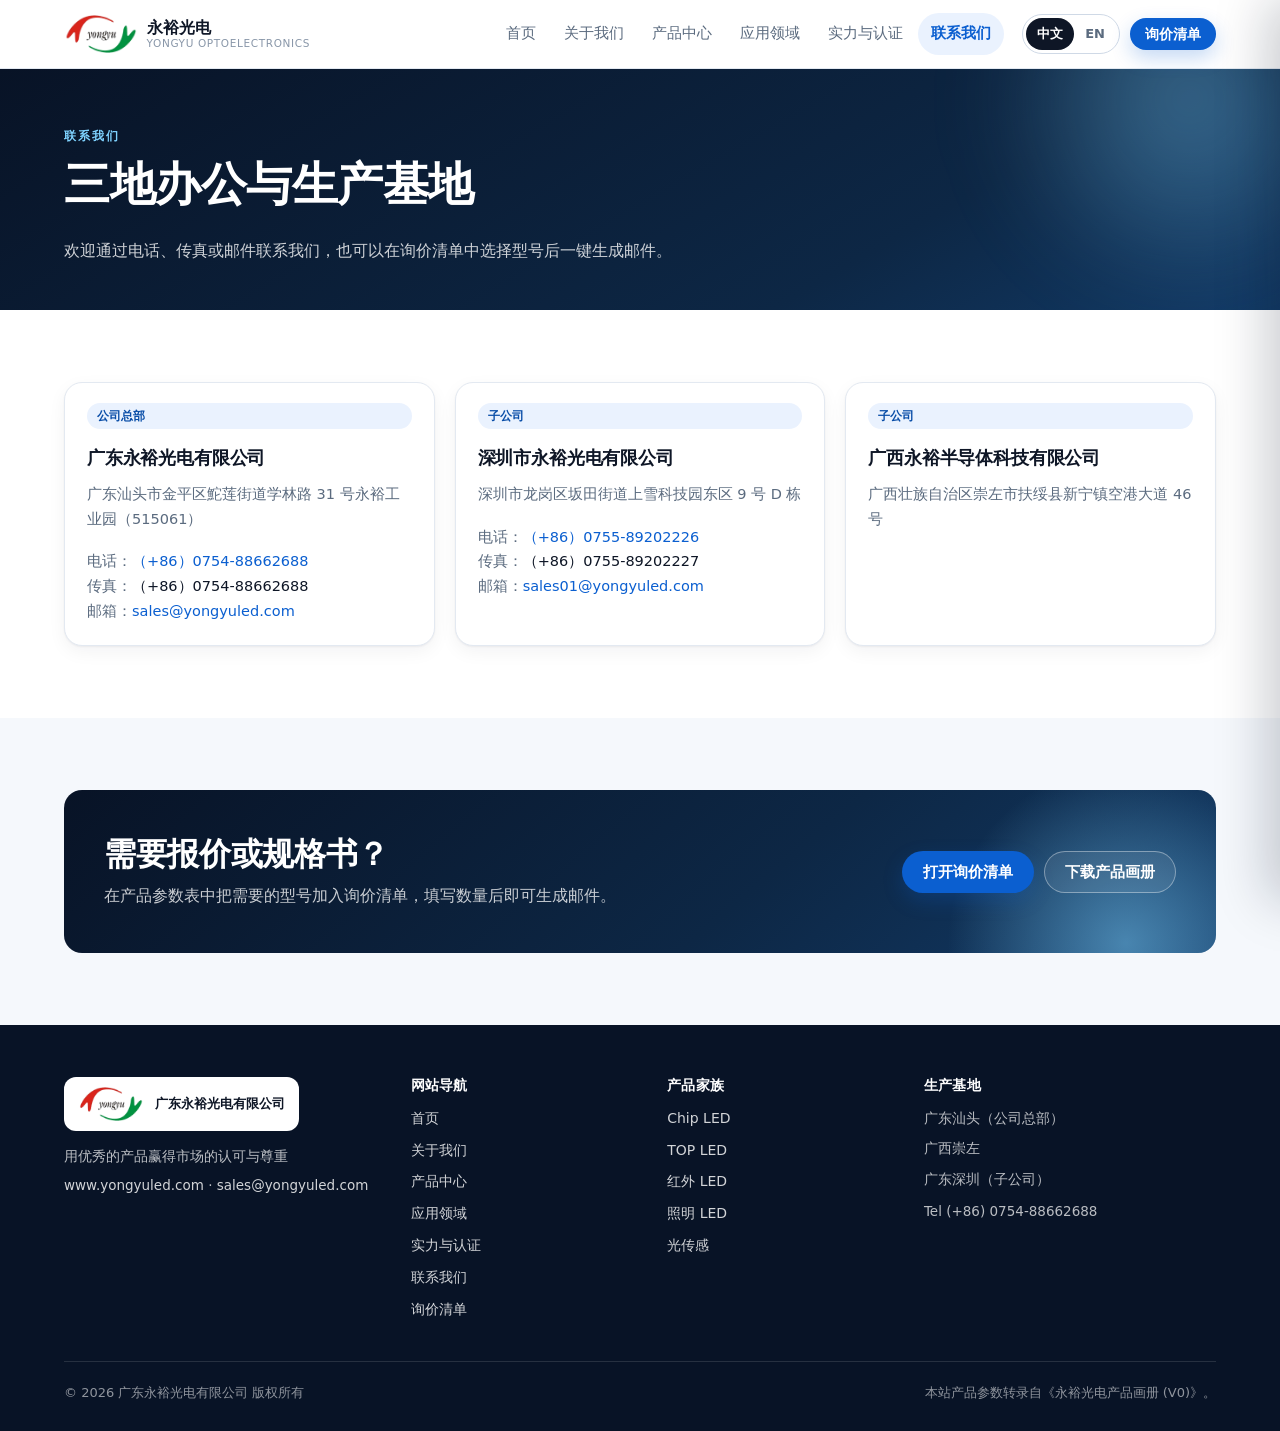
<file: contact.html>
<!DOCTYPE html>
<html lang="zh-CN" data-lang="zh">
<head>
  <meta charset="utf-8">
  <meta name="viewport" content="width=device-width, initial-scale=1">
  <title>联系我们 Contact | 广东永裕光电有限公司</title>
  <meta name="description" content="广东永裕光电有限公司总部位于广东汕头，另设深圳子公司与广西崇左生产基地。电话 (+86) 0754-88662688，邮箱 sales@yongyuled.com。">
  <meta name="theme-color" content="#081326">
  <meta property="og:type" content="website">
  <meta property="og:title" content="联系我们 Contact | 广东永裕光电有限公司">
  <meta property="og:description" content="广东永裕光电有限公司总部位于广东汕头，另设深圳子公司与广西崇左生产基地。电话 (+86) 0754-88662688，邮箱 sales@yongyuled.com。">
  <link rel="icon" type="image/png" href="assets/img/logo.png">
  <link rel="stylesheet" href="assets/css/style.css">
</head>
<body data-page="contact">
  <a class="skip-link" href="#main" data-i18n="a11y.skip">跳到主要内容</a>
  <header class="site-header">
    <div class="container header-inner">
      <a class="brand" href="index.html">
        <img src="assets/img/logo.png" alt="广东永裕光电有限公司 Guangdong Yongyu Optoelectronics Co., Ltd" width="336" height="176">
        <span class="brand-text"><b>永裕光电</b><span>Yongyu Optoelectronics</span></span>
      </a>
      <nav class="nav" data-nav aria-label="主导航">
        <a href="index.html" data-i18n="nav.home">首页</a>
        <a href="about.html" data-i18n="nav.about">关于我们</a>
        <a href="products.html" data-i18n="nav.products">产品中心</a>
        <a href="applications.html" data-i18n="nav.applications">应用领域</a>
        <a href="strength.html" data-i18n="nav.strength">实力与认证</a>
        <a href="contact.html" data-i18n="nav.contact" aria-current="page">联系我们</a>
      </nav>
      <div class="header-tools">
        <div class="lang-switch" role="group" aria-label="Language / 语言">
          <button type="button" data-lang-btn="zh" aria-pressed="true">中文</button>
          <button type="button" data-lang-btn="en" aria-pressed="false">EN</button>
        </div>
        <button class="btn btn-primary btn-sm inquiry-btn" type="button" data-open-drawer>
          <span data-inquiry-label>询价清单</span>
          <span class="inquiry-count" data-inquiry-count hidden>0</span>
        </button>
        <button class="menu-toggle" type="button" data-menu-toggle aria-expanded="false"
          aria-label="打开导航菜单" data-i18n-aria="a11y.menu"><span></span></button>
      </div>
    </div>
  </header>
  <main id="main">
    <section class="page-hero">
      <div class="container">
        
        <span class="eyebrow" data-i18n="contact.eyebrow" style="color:#7fd3ff;">联系我们</span>
        <h1 data-i18n="contact.title">三地办公与生产基地</h1>
        <p data-i18n="contact.lead">欢迎通过电话、传真或邮件联系我们，也可以在询价清单中选择型号后一键生成邮件。</p>
      </div>
    </section>

    <section class="section">
      <div class="container">
        <div class="grid grid-3" data-contacts></div>
      </div>
    </section>

    <section class="section section--soft">
      <div class="container">
        <div class="cta">
          <div class="cta-text">
            <h2 data-i18n="contact.inquiryTitle">需要报价或规格书？</h2>
            <p data-i18n="contact.inquiryText">在产品参数表中把需要的型号加入询价清单，填写数量后即可生成邮件。</p>
          </div>
          <div class="cta-actions">
            <a class="btn btn-primary" href="inquiry.html" data-i18n="contact.inquiryButton">打开询价清单</a>
            <a class="btn btn-ghost" href="assets/download/yongyu-catalog-v0.pdf" download="永裕光电产品画册(V0).pdf" data-i18n="hero.ctaCatalog">下载产品画册</a>
          </div>
        </div>
      </div>
    </section>
  </main>
  <footer class="site-footer">
    <div class="container">
      <div class="footer-top">
        <div class="footer-col">
          <div class="footer-brand">
            <img src="assets/img/logo.png" alt="广东永裕光电有限公司">
            <span data-lang-block="zh">广东永裕光电有限公司</span>
            <span data-lang-block="en">Guangdong Yongyu Optoelectronics Co., Ltd</span>
          </div>
          <p class="small" style="margin-bottom:6px;">用优秀的产品赢得市场的认可与尊重</p>
          <p class="small" style="margin:0;">
            <a href="https://www.yongyuled.com" rel="noopener">www.yongyuled.com</a> ·
            <a href="mailto:sales@yongyuled.com">sales@yongyuled.com</a>
          </p>
        </div>
        <div class="footer-col">
          <h4 data-i18n="footer.nav">网站导航</h4>
          <ul>
            <li><a href="index.html" data-i18n="nav.home">首页</a></li>
            <li><a href="about.html" data-i18n="nav.about">关于我们</a></li>
            <li><a href="products.html" data-i18n="nav.products">产品中心</a></li>
            <li><a href="applications.html" data-i18n="nav.applications">应用领域</a></li>
            <li><a href="strength.html" data-i18n="nav.strength">实力与认证</a></li>
            <li><a href="contact.html" data-i18n="nav.contact">联系我们</a></li>
            <li><a href="inquiry.html" data-i18n="header.inquiry">询价清单</a></li>
          </ul>
        </div>
        <div class="footer-col">
          <h4 data-i18n="footer.products">产品家族</h4>
          <ul>
            <li><a href="products.html?family=chip" data-i18n="products.familyChip">Chip LED</a></li>
            <li><a href="products.html?family=top" data-i18n="products.familyTop">TOP LED</a></li>
            <li><a href="products.html?family=ir" data-i18n="products.familyIr">红外 LED</a></li>
            <li><a href="products.html?family=lighting" data-i18n="products.familyLighting">照明 LED</a></li>
            <li><a href="products.html?family=sensor" data-i18n="products.familySensor">光传感</a></li>
          </ul>
        </div>
        <div class="footer-col footer-contact">
          <h4 data-i18n="footer.bases">生产基地</h4>
          <ul>
            <li><span data-lang-block="zh">广东汕头（公司总部）</span><span data-lang-block="en">Shantou, Guangdong (HQ)</span></li>
            <li><span data-lang-block="zh">广西崇左</span><span data-lang-block="en">Chongzuo, Guangxi</span></li>
            <li><span data-lang-block="zh">广东深圳（子公司）</span><span data-lang-block="en">Shenzhen, Guangdong (subsidiary)</span></li>
          </ul>
          <p class="small" style="margin:10px 0 0;">Tel (+86) 0754-88662688</p>
        </div>
      </div>
      <div class="footer-bottom">
        <span data-i18n="footer.copyright">© 2026 广东永裕光电有限公司 版权所有</span>
        <span data-i18n="footer.source">本站产品参数转录自《永裕光电产品画册 (V0)》。</span>
      </div>
    </div>
  </footer>
  <div class="drawer-backdrop" data-drawer-backdrop></div>
  <aside class="drawer" data-drawer aria-hidden="true" aria-label="询价清单">
    <div class="drawer-head">
      <h2 data-i18n="header.inquiry">询价清单</h2>
      <button class="drawer-close" type="button" data-drawer-close aria-label="关闭" data-i18n-aria="a11y.close">×</button>
    </div>
    <div class="drawer-body" data-inquiry-list></div>
    <div class="drawer-foot">
      <a class="btn btn-primary btn-block" href="inquiry.html">
        <span data-i18n="inquiry.goToList">前往询价页面</span>
        <span class="inquiry-count" data-inquiry-count hidden>0</span>
      </a>
      <button class="btn btn-outline btn-block" type="button" data-inquiry-clear data-i18n="inquiry.clear">清空清单</button>
    </div>
  </aside>
  <script src="assets/js/product-data.js"></script>
  <script src="assets/js/i18n.js"></script>
  <script src="assets/js/app.js"></script>
</body>
</html>
</file>
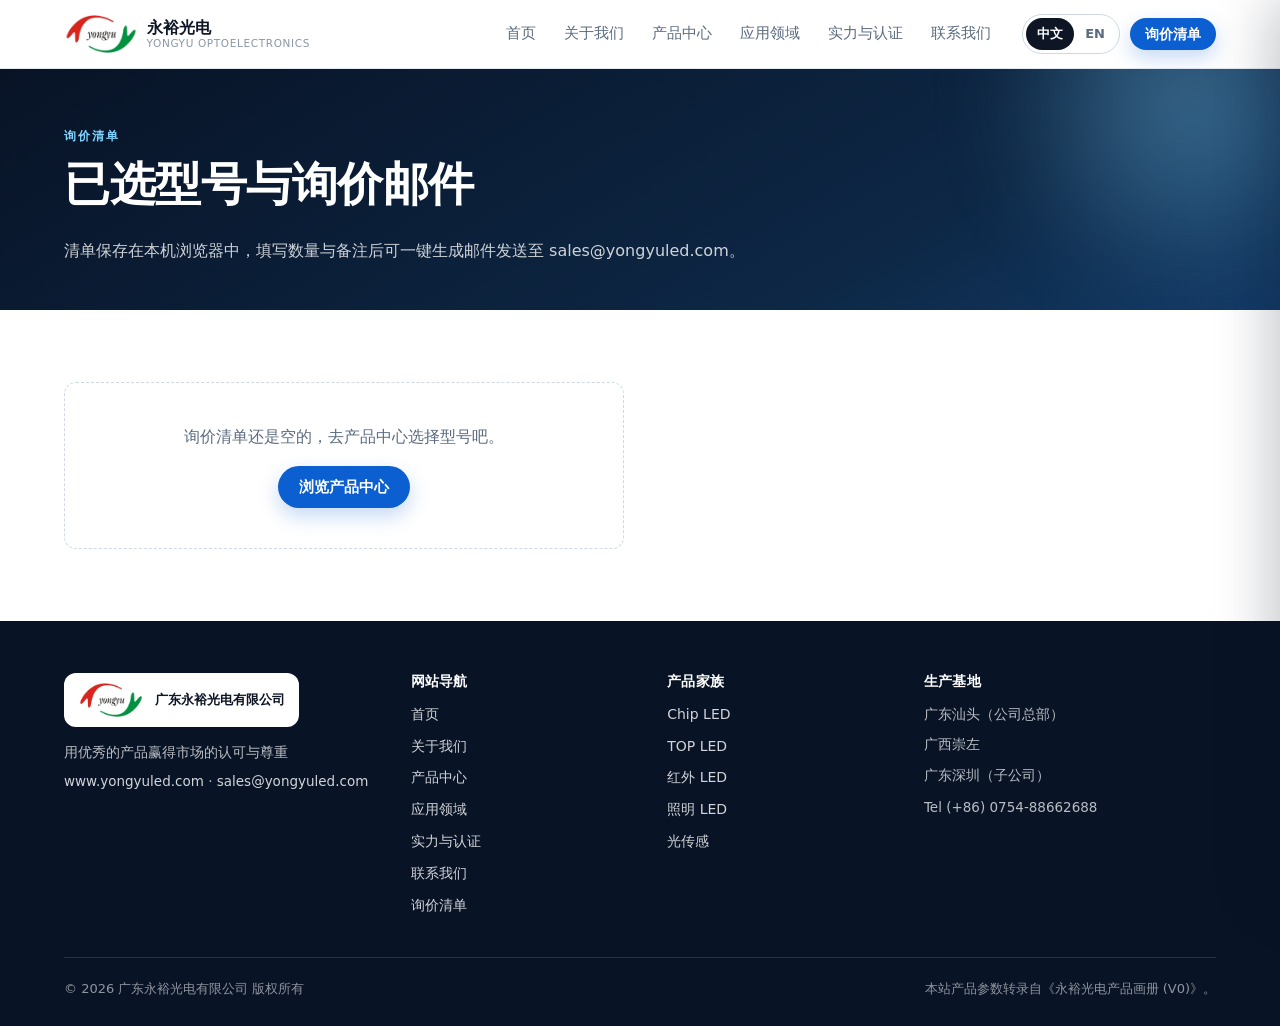
<file: inquiry.html>
<!DOCTYPE html>
<html lang="zh-CN" data-lang="zh">
<head>
  <meta charset="utf-8">
  <meta name="viewport" content="width=device-width, initial-scale=1">
  <title>询价清单 Inquiry | 广东永裕光电有限公司</title>
  <meta name="description" content="选择型号后生成产品询价邮件，发送至 sales@yongyuled.com。Generate a product inquiry email for selected part numbers.">
  <meta name="theme-color" content="#081326">
  <meta property="og:type" content="website">
  <meta property="og:title" content="询价清单 Inquiry | 广东永裕光电有限公司">
  <meta property="og:description" content="选择型号后生成产品询价邮件，发送至 sales@yongyuled.com。Generate a product inquiry email for selected part numbers.">
  <link rel="icon" type="image/png" href="assets/img/logo.png">
  <link rel="stylesheet" href="assets/css/style.css">
</head>
<body data-page="inquiry">
  <a class="skip-link" href="#main" data-i18n="a11y.skip">跳到主要内容</a>
  <header class="site-header">
    <div class="container header-inner">
      <a class="brand" href="index.html">
        <img src="assets/img/logo.png" alt="广东永裕光电有限公司 Guangdong Yongyu Optoelectronics Co., Ltd" width="336" height="176">
        <span class="brand-text"><b>永裕光电</b><span>Yongyu Optoelectronics</span></span>
      </a>
      <nav class="nav" data-nav aria-label="主导航">
        <a href="index.html" data-i18n="nav.home">首页</a>
        <a href="about.html" data-i18n="nav.about">关于我们</a>
        <a href="products.html" data-i18n="nav.products">产品中心</a>
        <a href="applications.html" data-i18n="nav.applications">应用领域</a>
        <a href="strength.html" data-i18n="nav.strength">实力与认证</a>
        <a href="contact.html" data-i18n="nav.contact">联系我们</a>
      </nav>
      <div class="header-tools">
        <div class="lang-switch" role="group" aria-label="Language / 语言">
          <button type="button" data-lang-btn="zh" aria-pressed="true">中文</button>
          <button type="button" data-lang-btn="en" aria-pressed="false">EN</button>
        </div>
        <button class="btn btn-primary btn-sm inquiry-btn" type="button" data-open-drawer>
          <span data-inquiry-label>询价清单</span>
          <span class="inquiry-count" data-inquiry-count hidden>0</span>
        </button>
        <button class="menu-toggle" type="button" data-menu-toggle aria-expanded="false"
          aria-label="打开导航菜单" data-i18n-aria="a11y.menu"><span></span></button>
      </div>
    </div>
  </header>
  <main id="main">
    <section class="page-hero">
      <div class="container">
        
        <span class="eyebrow" data-i18n="inquiry.eyebrow" style="color:#7fd3ff;">询价清单</span>
        <h1 data-i18n="inquiry.title">已选型号与询价邮件</h1>
        <p data-i18n="inquiry.lead">清单保存在本机浏览器中，填写数量与备注后可一键生成邮件发送至 sales@yongyuled.com。</p>
      </div>
    </section>

    <section class="section">
      <div class="container">
        <div class="grid grid-2" style="align-items:start;gap:32px;">
          <div>
            <div data-inquiry-page-list></div>
          </div>
          <div data-inquiry-form hidden>
            <div class="card"><div class="card-body">
              <h3 data-i18n="inquiry.preview">邮件内容预览</h3>
              <label class="small muted" for="inquiry-company" data-i18n="inquiry.company">公司名称</label>
              <input id="inquiry-company" type="text" placeholder="填写公司名称，便于我们回复" data-i18n-placeholder="inquiry.companyPlaceholder"
                style="width:100%;padding:9px 12px;border:1px solid var(--line-strong);border-radius:10px;font:inherit;margin-bottom:12px;">
              <label class="small muted" for="inquiry-contact" data-i18n="inquiry.contactName">联系人</label>
              <input id="inquiry-contact" type="text" placeholder="姓名 / 电话 / 邮箱" data-i18n-placeholder="inquiry.contactPlaceholder"
                style="width:100%;padding:9px 12px;border:1px solid var(--line-strong);border-radius:10px;font:inherit;margin-bottom:12px;">
              <textarea data-inquiry-preview readonly rows="12"
                style="width:100%;padding:12px;border:1px solid var(--line-strong);border-radius:10px;font:13px/1.6 var(--font-mono);resize:vertical;"></textarea>
              <div style="display:grid;gap:10px;margin-top:14px;">
                <a class="btn btn-primary btn-block" href="mailto:sales@yongyuled.com" data-inquiry-send data-i18n="inquiry.send">生成询价邮件</a>
                <button class="btn btn-outline btn-block" type="button" data-inquiry-copy data-i18n="inquiry.copy">复制邮件内容</button>
                <button class="btn btn-outline btn-block" type="button" data-inquiry-clear data-i18n="inquiry.clear">清空清单</button>
              </div>
            </div></div>
          </div>
        </div>
      </div>
    </section>
  </main>
  <footer class="site-footer">
    <div class="container">
      <div class="footer-top">
        <div class="footer-col">
          <div class="footer-brand">
            <img src="assets/img/logo.png" alt="广东永裕光电有限公司">
            <span data-lang-block="zh">广东永裕光电有限公司</span>
            <span data-lang-block="en">Guangdong Yongyu Optoelectronics Co., Ltd</span>
          </div>
          <p class="small" style="margin-bottom:6px;">用优秀的产品赢得市场的认可与尊重</p>
          <p class="small" style="margin:0;">
            <a href="https://www.yongyuled.com" rel="noopener">www.yongyuled.com</a> ·
            <a href="mailto:sales@yongyuled.com">sales@yongyuled.com</a>
          </p>
        </div>
        <div class="footer-col">
          <h4 data-i18n="footer.nav">网站导航</h4>
          <ul>
            <li><a href="index.html" data-i18n="nav.home">首页</a></li>
            <li><a href="about.html" data-i18n="nav.about">关于我们</a></li>
            <li><a href="products.html" data-i18n="nav.products">产品中心</a></li>
            <li><a href="applications.html" data-i18n="nav.applications">应用领域</a></li>
            <li><a href="strength.html" data-i18n="nav.strength">实力与认证</a></li>
            <li><a href="contact.html" data-i18n="nav.contact">联系我们</a></li>
            <li><a href="inquiry.html" data-i18n="header.inquiry">询价清单</a></li>
          </ul>
        </div>
        <div class="footer-col">
          <h4 data-i18n="footer.products">产品家族</h4>
          <ul>
            <li><a href="products.html?family=chip" data-i18n="products.familyChip">Chip LED</a></li>
            <li><a href="products.html?family=top" data-i18n="products.familyTop">TOP LED</a></li>
            <li><a href="products.html?family=ir" data-i18n="products.familyIr">红外 LED</a></li>
            <li><a href="products.html?family=lighting" data-i18n="products.familyLighting">照明 LED</a></li>
            <li><a href="products.html?family=sensor" data-i18n="products.familySensor">光传感</a></li>
          </ul>
        </div>
        <div class="footer-col footer-contact">
          <h4 data-i18n="footer.bases">生产基地</h4>
          <ul>
            <li><span data-lang-block="zh">广东汕头（公司总部）</span><span data-lang-block="en">Shantou, Guangdong (HQ)</span></li>
            <li><span data-lang-block="zh">广西崇左</span><span data-lang-block="en">Chongzuo, Guangxi</span></li>
            <li><span data-lang-block="zh">广东深圳（子公司）</span><span data-lang-block="en">Shenzhen, Guangdong (subsidiary)</span></li>
          </ul>
          <p class="small" style="margin:10px 0 0;">Tel (+86) 0754-88662688</p>
        </div>
      </div>
      <div class="footer-bottom">
        <span data-i18n="footer.copyright">© 2026 广东永裕光电有限公司 版权所有</span>
        <span data-i18n="footer.source">本站产品参数转录自《永裕光电产品画册 (V0)》。</span>
      </div>
    </div>
  </footer>
  <div class="drawer-backdrop" data-drawer-backdrop></div>
  <aside class="drawer" data-drawer aria-hidden="true" aria-label="询价清单">
    <div class="drawer-head">
      <h2 data-i18n="header.inquiry">询价清单</h2>
      <button class="drawer-close" type="button" data-drawer-close aria-label="关闭" data-i18n-aria="a11y.close">×</button>
    </div>
    <div class="drawer-body" data-inquiry-list></div>
    <div class="drawer-foot">
      <a class="btn btn-primary btn-block" href="inquiry.html">
        <span data-i18n="inquiry.goToList">前往询价页面</span>
        <span class="inquiry-count" data-inquiry-count hidden>0</span>
      </a>
      <button class="btn btn-outline btn-block" type="button" data-inquiry-clear data-i18n="inquiry.clear">清空清单</button>
    </div>
  </aside>
  <script src="assets/js/product-data.js"></script>
  <script src="assets/js/i18n.js"></script>
  <script src="assets/js/app.js"></script>
</body>
</html>
</file>
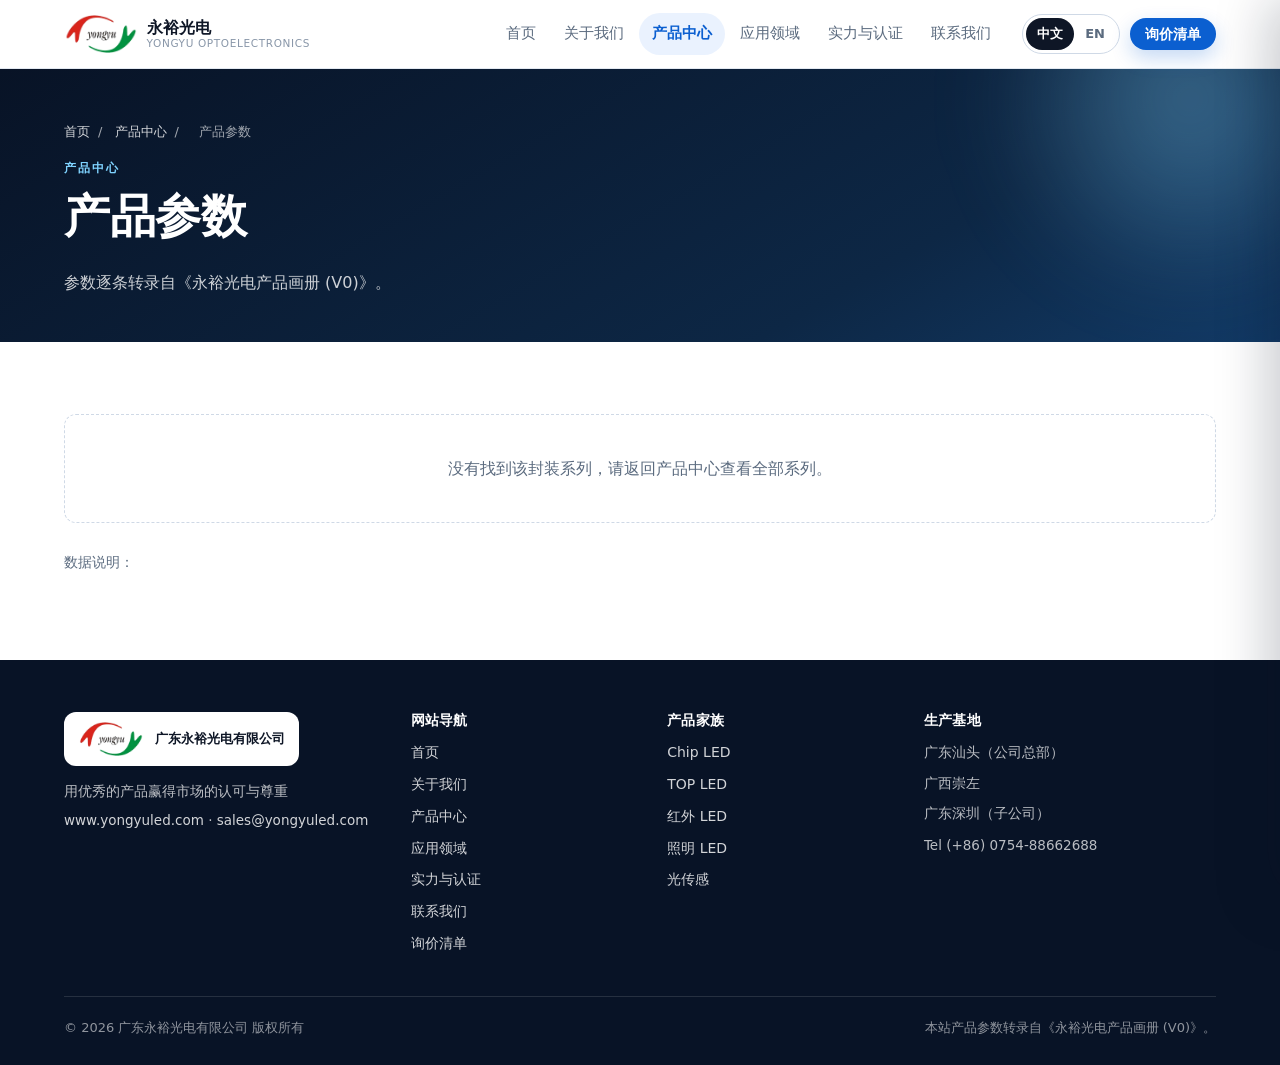
<file: product.html>
<!DOCTYPE html>
<html lang="zh-CN" data-lang="zh">
<head>
  <meta charset="utf-8">
  <meta name="viewport" content="width=device-width, initial-scale=1">
  <title>产品参数 Specifications | 广东永裕光电有限公司</title>
  <meta name="description" content="永裕光电封装系列参数表，逐条转录自产品画册 V0，可按型号加入询价清单。Package series specification table transcribed from catalog V0.">
  <meta name="theme-color" content="#081326">
  <meta property="og:type" content="website">
  <meta property="og:title" content="产品参数 Specifications | 广东永裕光电有限公司">
  <meta property="og:description" content="永裕光电封装系列参数表，逐条转录自产品画册 V0，可按型号加入询价清单。Package series specification table transcribed from catalog V0.">
  <link rel="icon" type="image/png" href="assets/img/logo.png">
  <link rel="stylesheet" href="assets/css/style.css">
</head>
<body data-page="product">
  <a class="skip-link" href="#main" data-i18n="a11y.skip">跳到主要内容</a>
  <header class="site-header">
    <div class="container header-inner">
      <a class="brand" href="index.html">
        <img src="assets/img/logo.png" alt="广东永裕光电有限公司 Guangdong Yongyu Optoelectronics Co., Ltd" width="336" height="176">
        <span class="brand-text"><b>永裕光电</b><span>Yongyu Optoelectronics</span></span>
      </a>
      <nav class="nav" data-nav aria-label="主导航">
        <a href="index.html" data-i18n="nav.home">首页</a>
        <a href="about.html" data-i18n="nav.about">关于我们</a>
        <a href="products.html" data-i18n="nav.products" aria-current="page">产品中心</a>
        <a href="applications.html" data-i18n="nav.applications">应用领域</a>
        <a href="strength.html" data-i18n="nav.strength">实力与认证</a>
        <a href="contact.html" data-i18n="nav.contact">联系我们</a>
      </nav>
      <div class="header-tools">
        <div class="lang-switch" role="group" aria-label="Language / 语言">
          <button type="button" data-lang-btn="zh" aria-pressed="true">中文</button>
          <button type="button" data-lang-btn="en" aria-pressed="false">EN</button>
        </div>
        <button class="btn btn-primary btn-sm inquiry-btn" type="button" data-open-drawer>
          <span data-inquiry-label>询价清单</span>
          <span class="inquiry-count" data-inquiry-count hidden>0</span>
        </button>
        <button class="menu-toggle" type="button" data-menu-toggle aria-expanded="false"
          aria-label="打开导航菜单" data-i18n-aria="a11y.menu"><span></span></button>
      </div>
    </div>
  </header>
  <main id="main">
    <section class="page-hero">
      <div class="container">
        <nav class="breadcrumb" aria-label="面包屑">
          <a href="index.html" data-i18n="nav.home">首页</a><span>/</span>
          <a href="products.html" data-i18n="nav.products">产品中心</a><span>/</span>
          <span data-product-crumb>产品参数</span>
        </nav>
        <span class="eyebrow" style="color:#7fd3ff;" data-i18n="products.eyebrow">产品中心</span>
        <h1 data-product-title>产品参数</h1>
        <p data-i18n="product.leadNote">参数逐条转录自《永裕光电产品画册 (V0)》。</p>
      </div>
    </section>

    <section class="section">
      <div class="container">
        <div data-product-root></div>
        <p class="small muted" style="margin-top:28px;">
          <span data-i18n="product.notes">数据说明</span>：<span data-product-note></span>
        </p>
      </div>
    </section>
  </main>
  <footer class="site-footer">
    <div class="container">
      <div class="footer-top">
        <div class="footer-col">
          <div class="footer-brand">
            <img src="assets/img/logo.png" alt="广东永裕光电有限公司">
            <span data-lang-block="zh">广东永裕光电有限公司</span>
            <span data-lang-block="en">Guangdong Yongyu Optoelectronics Co., Ltd</span>
          </div>
          <p class="small" style="margin-bottom:6px;">用优秀的产品赢得市场的认可与尊重</p>
          <p class="small" style="margin:0;">
            <a href="https://www.yongyuled.com" rel="noopener">www.yongyuled.com</a> ·
            <a href="mailto:sales@yongyuled.com">sales@yongyuled.com</a>
          </p>
        </div>
        <div class="footer-col">
          <h4 data-i18n="footer.nav">网站导航</h4>
          <ul>
            <li><a href="index.html" data-i18n="nav.home">首页</a></li>
            <li><a href="about.html" data-i18n="nav.about">关于我们</a></li>
            <li><a href="products.html" data-i18n="nav.products">产品中心</a></li>
            <li><a href="applications.html" data-i18n="nav.applications">应用领域</a></li>
            <li><a href="strength.html" data-i18n="nav.strength">实力与认证</a></li>
            <li><a href="contact.html" data-i18n="nav.contact">联系我们</a></li>
            <li><a href="inquiry.html" data-i18n="header.inquiry">询价清单</a></li>
          </ul>
        </div>
        <div class="footer-col">
          <h4 data-i18n="footer.products">产品家族</h4>
          <ul>
            <li><a href="products.html?family=chip" data-i18n="products.familyChip">Chip LED</a></li>
            <li><a href="products.html?family=top" data-i18n="products.familyTop">TOP LED</a></li>
            <li><a href="products.html?family=ir" data-i18n="products.familyIr">红外 LED</a></li>
            <li><a href="products.html?family=lighting" data-i18n="products.familyLighting">照明 LED</a></li>
            <li><a href="products.html?family=sensor" data-i18n="products.familySensor">光传感</a></li>
          </ul>
        </div>
        <div class="footer-col footer-contact">
          <h4 data-i18n="footer.bases">生产基地</h4>
          <ul>
            <li><span data-lang-block="zh">广东汕头（公司总部）</span><span data-lang-block="en">Shantou, Guangdong (HQ)</span></li>
            <li><span data-lang-block="zh">广西崇左</span><span data-lang-block="en">Chongzuo, Guangxi</span></li>
            <li><span data-lang-block="zh">广东深圳（子公司）</span><span data-lang-block="en">Shenzhen, Guangdong (subsidiary)</span></li>
          </ul>
          <p class="small" style="margin:10px 0 0;">Tel (+86) 0754-88662688</p>
        </div>
      </div>
      <div class="footer-bottom">
        <span data-i18n="footer.copyright">© 2026 广东永裕光电有限公司 版权所有</span>
        <span data-i18n="footer.source">本站产品参数转录自《永裕光电产品画册 (V0)》。</span>
      </div>
    </div>
  </footer>
  <div class="drawer-backdrop" data-drawer-backdrop></div>
  <aside class="drawer" data-drawer aria-hidden="true" aria-label="询价清单">
    <div class="drawer-head">
      <h2 data-i18n="header.inquiry">询价清单</h2>
      <button class="drawer-close" type="button" data-drawer-close aria-label="关闭" data-i18n-aria="a11y.close">×</button>
    </div>
    <div class="drawer-body" data-inquiry-list></div>
    <div class="drawer-foot">
      <a class="btn btn-primary btn-block" href="inquiry.html">
        <span data-i18n="inquiry.goToList">前往询价页面</span>
        <span class="inquiry-count" data-inquiry-count hidden>0</span>
      </a>
      <button class="btn btn-outline btn-block" type="button" data-inquiry-clear data-i18n="inquiry.clear">清空清单</button>
    </div>
  </aside>
  <script src="assets/js/product-data.js"></script>
  <script src="assets/js/i18n.js"></script>
  <script src="assets/js/app.js"></script>
</body>
</html>
</file>
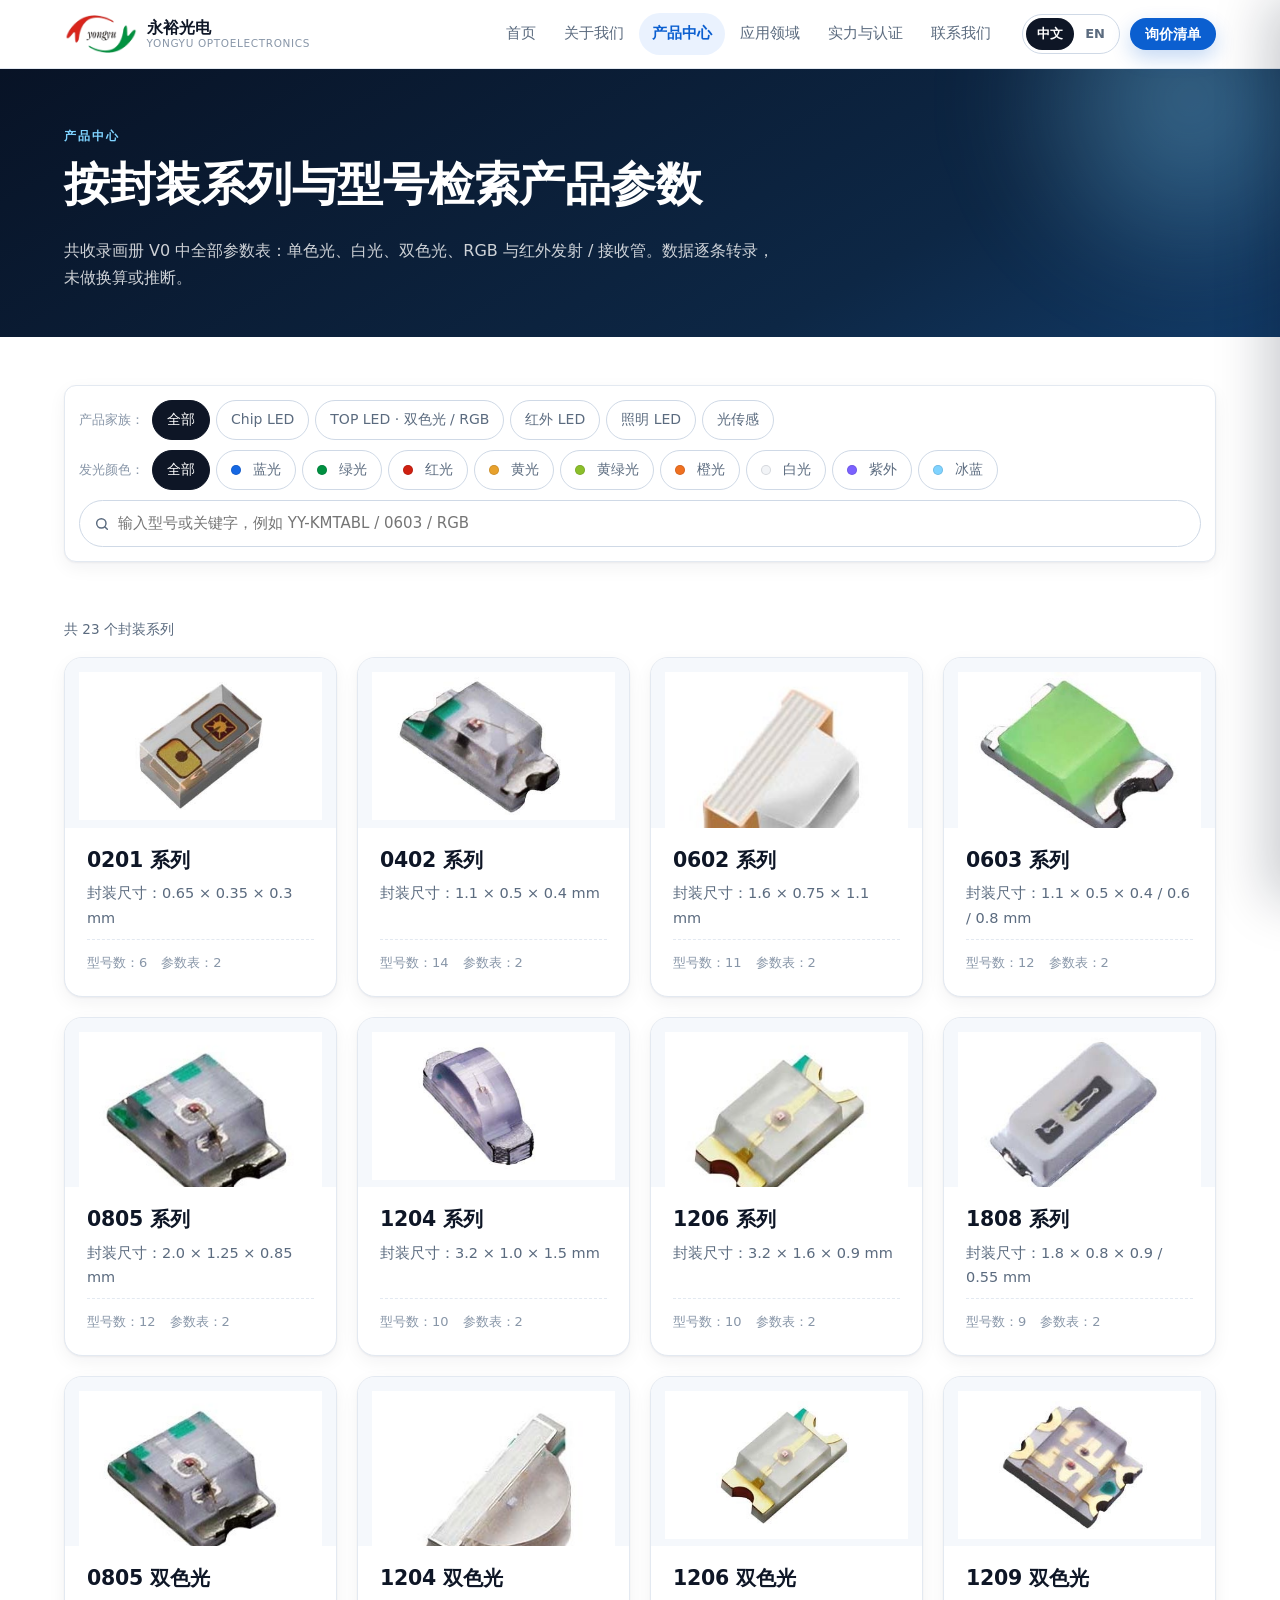
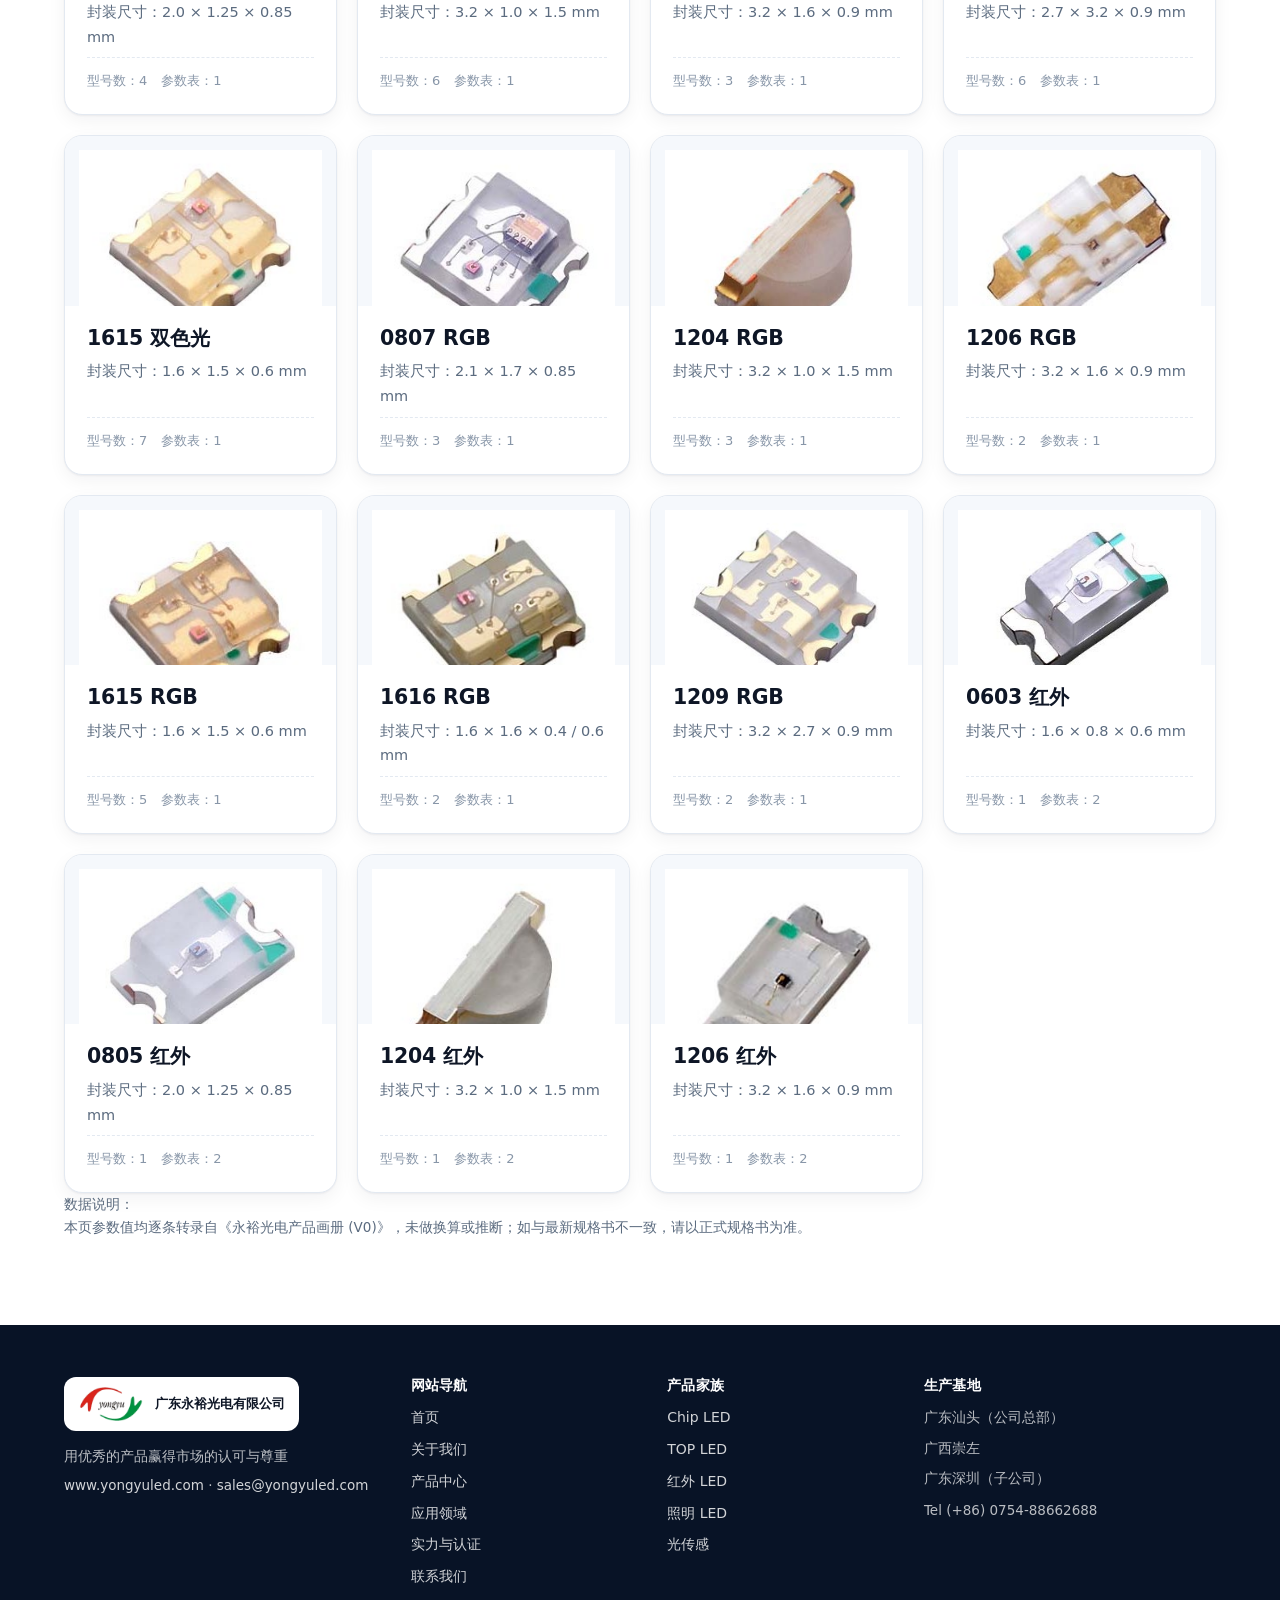
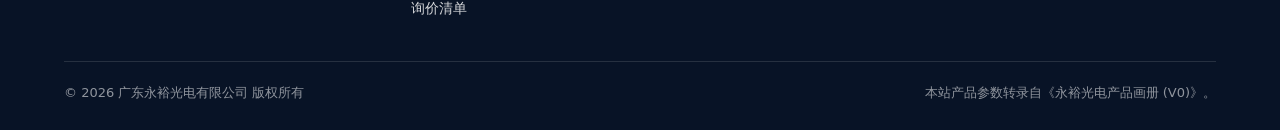
<file: products.html>
<!DOCTYPE html>
<html lang="zh-CN" data-lang="zh">
<head>
  <meta charset="utf-8">
  <meta name="viewport" content="width=device-width, initial-scale=1">
  <title>产品中心 Products | 广东永裕光电有限公司</title>
  <meta name="description" content="永裕光电产品中心：Chip LED（0201–1808）、双色光、RGB 与红外系列完整参数表，可按封装系列、发光颜色与型号检索。Full specification tables for Chip LED, dual color, RGB and IR series.">
  <meta name="theme-color" content="#081326">
  <meta property="og:type" content="website">
  <meta property="og:title" content="产品中心 Products | 广东永裕光电有限公司">
  <meta property="og:description" content="永裕光电产品中心：Chip LED（0201–1808）、双色光、RGB 与红外系列完整参数表，可按封装系列、发光颜色与型号检索。Full specification tables for Chip LED, dual color, RGB and IR series.">
  <link rel="icon" type="image/png" href="assets/img/logo.png">
  <link rel="stylesheet" href="assets/css/style.css">
</head>
<body data-page="products">
  <a class="skip-link" href="#main" data-i18n="a11y.skip">跳到主要内容</a>
  <header class="site-header">
    <div class="container header-inner">
      <a class="brand" href="index.html">
        <img src="assets/img/logo.png" alt="广东永裕光电有限公司 Guangdong Yongyu Optoelectronics Co., Ltd" width="336" height="176">
        <span class="brand-text"><b>永裕光电</b><span>Yongyu Optoelectronics</span></span>
      </a>
      <nav class="nav" data-nav aria-label="主导航">
        <a href="index.html" data-i18n="nav.home">首页</a>
        <a href="about.html" data-i18n="nav.about">关于我们</a>
        <a href="products.html" data-i18n="nav.products" aria-current="page">产品中心</a>
        <a href="applications.html" data-i18n="nav.applications">应用领域</a>
        <a href="strength.html" data-i18n="nav.strength">实力与认证</a>
        <a href="contact.html" data-i18n="nav.contact">联系我们</a>
      </nav>
      <div class="header-tools">
        <div class="lang-switch" role="group" aria-label="Language / 语言">
          <button type="button" data-lang-btn="zh" aria-pressed="true">中文</button>
          <button type="button" data-lang-btn="en" aria-pressed="false">EN</button>
        </div>
        <button class="btn btn-primary btn-sm inquiry-btn" type="button" data-open-drawer>
          <span data-inquiry-label>询价清单</span>
          <span class="inquiry-count" data-inquiry-count hidden>0</span>
        </button>
        <button class="menu-toggle" type="button" data-menu-toggle aria-expanded="false"
          aria-label="打开导航菜单" data-i18n-aria="a11y.menu"><span></span></button>
      </div>
    </div>
  </header>
  <main id="main">
    <section class="page-hero">
      <div class="container">
        
        <span class="eyebrow" data-i18n="products.eyebrow" style="color:#7fd3ff;">产品中心</span>
        <h1 data-i18n="products.title">按封装系列与型号检索产品参数</h1>
        <p data-i18n="products.lead">共收录画册 V0 中全部参数表：单色光、白光、双色光、RGB 与红外发射 / 接收管。数据逐条转录，未做换算或推断。</p>
      </div>
    </section>

    <section class="section section--tight">
      <div class="container">
        <div class="filter-bar">
          <div class="filter-group">
            <span class="filter-label" data-i18n="products.filterFamily">产品家族：</span>
            <span data-filter-family style="display:flex;flex-wrap:wrap;gap:6px;"></span>
          </div>
          <div class="filter-group" style="flex:1 1 100%;">
            <span class="filter-label" data-i18n="products.filterColor">发光颜色：</span>
            <span data-filter-color style="display:flex;flex-wrap:wrap;gap:6px;"></span>
          </div>
          <div class="search-field">
            <label class="visually-hidden" for="pn-search" data-i18n="products.searchLabel">搜索型号</label>
            <input id="pn-search" type="search" autocomplete="off" data-search-input
              placeholder="输入型号或关键字，例如 YY-KMTABL / 0603 / RGB"
              data-i18n-placeholder="products.searchPlaceholder">
            <div data-search-host></div>
          </div>
        </div>
      </div>
    </section>

    <section class="section" style="padding-top:8px;">
      <div class="container">
        <p class="small muted" data-products-count style="margin-bottom:16px;"></p>
        <div class="grid grid-4" data-series></div>
        <p class="small muted">
          <span data-i18n="product.notes">数据说明</span>：
          <span data-lang-block="zh">本页参数值均逐条转录自《永裕光电产品画册 (V0)》，未做换算或推断；如与最新规格书不一致，请以正式规格书为准。</span>
          <span data-lang-block="en">All values are transcribed verbatim from the Product Catalog (V0) without conversion or inference; where a datasheet differs, the official datasheet prevails.</span>
        </p>
      </div>
    </section>
  </main>
  <footer class="site-footer">
    <div class="container">
      <div class="footer-top">
        <div class="footer-col">
          <div class="footer-brand">
            <img src="assets/img/logo.png" alt="广东永裕光电有限公司">
            <span data-lang-block="zh">广东永裕光电有限公司</span>
            <span data-lang-block="en">Guangdong Yongyu Optoelectronics Co., Ltd</span>
          </div>
          <p class="small" style="margin-bottom:6px;">用优秀的产品赢得市场的认可与尊重</p>
          <p class="small" style="margin:0;">
            <a href="https://www.yongyuled.com" rel="noopener">www.yongyuled.com</a> ·
            <a href="mailto:sales@yongyuled.com">sales@yongyuled.com</a>
          </p>
        </div>
        <div class="footer-col">
          <h4 data-i18n="footer.nav">网站导航</h4>
          <ul>
            <li><a href="index.html" data-i18n="nav.home">首页</a></li>
            <li><a href="about.html" data-i18n="nav.about">关于我们</a></li>
            <li><a href="products.html" data-i18n="nav.products">产品中心</a></li>
            <li><a href="applications.html" data-i18n="nav.applications">应用领域</a></li>
            <li><a href="strength.html" data-i18n="nav.strength">实力与认证</a></li>
            <li><a href="contact.html" data-i18n="nav.contact">联系我们</a></li>
            <li><a href="inquiry.html" data-i18n="header.inquiry">询价清单</a></li>
          </ul>
        </div>
        <div class="footer-col">
          <h4 data-i18n="footer.products">产品家族</h4>
          <ul>
            <li><a href="products.html?family=chip" data-i18n="products.familyChip">Chip LED</a></li>
            <li><a href="products.html?family=top" data-i18n="products.familyTop">TOP LED</a></li>
            <li><a href="products.html?family=ir" data-i18n="products.familyIr">红外 LED</a></li>
            <li><a href="products.html?family=lighting" data-i18n="products.familyLighting">照明 LED</a></li>
            <li><a href="products.html?family=sensor" data-i18n="products.familySensor">光传感</a></li>
          </ul>
        </div>
        <div class="footer-col footer-contact">
          <h4 data-i18n="footer.bases">生产基地</h4>
          <ul>
            <li><span data-lang-block="zh">广东汕头（公司总部）</span><span data-lang-block="en">Shantou, Guangdong (HQ)</span></li>
            <li><span data-lang-block="zh">广西崇左</span><span data-lang-block="en">Chongzuo, Guangxi</span></li>
            <li><span data-lang-block="zh">广东深圳（子公司）</span><span data-lang-block="en">Shenzhen, Guangdong (subsidiary)</span></li>
          </ul>
          <p class="small" style="margin:10px 0 0;">Tel (+86) 0754-88662688</p>
        </div>
      </div>
      <div class="footer-bottom">
        <span data-i18n="footer.copyright">© 2026 广东永裕光电有限公司 版权所有</span>
        <span data-i18n="footer.source">本站产品参数转录自《永裕光电产品画册 (V0)》。</span>
      </div>
    </div>
  </footer>
  <div class="drawer-backdrop" data-drawer-backdrop></div>
  <aside class="drawer" data-drawer aria-hidden="true" aria-label="询价清单">
    <div class="drawer-head">
      <h2 data-i18n="header.inquiry">询价清单</h2>
      <button class="drawer-close" type="button" data-drawer-close aria-label="关闭" data-i18n-aria="a11y.close">×</button>
    </div>
    <div class="drawer-body" data-inquiry-list></div>
    <div class="drawer-foot">
      <a class="btn btn-primary btn-block" href="inquiry.html">
        <span data-i18n="inquiry.goToList">前往询价页面</span>
        <span class="inquiry-count" data-inquiry-count hidden>0</span>
      </a>
      <button class="btn btn-outline btn-block" type="button" data-inquiry-clear data-i18n="inquiry.clear">清空清单</button>
    </div>
  </aside>
  <script src="assets/js/product-data.js"></script>
  <script src="assets/js/i18n.js"></script>
  <script src="assets/js/app.js"></script>
</body>
</html>
</file>
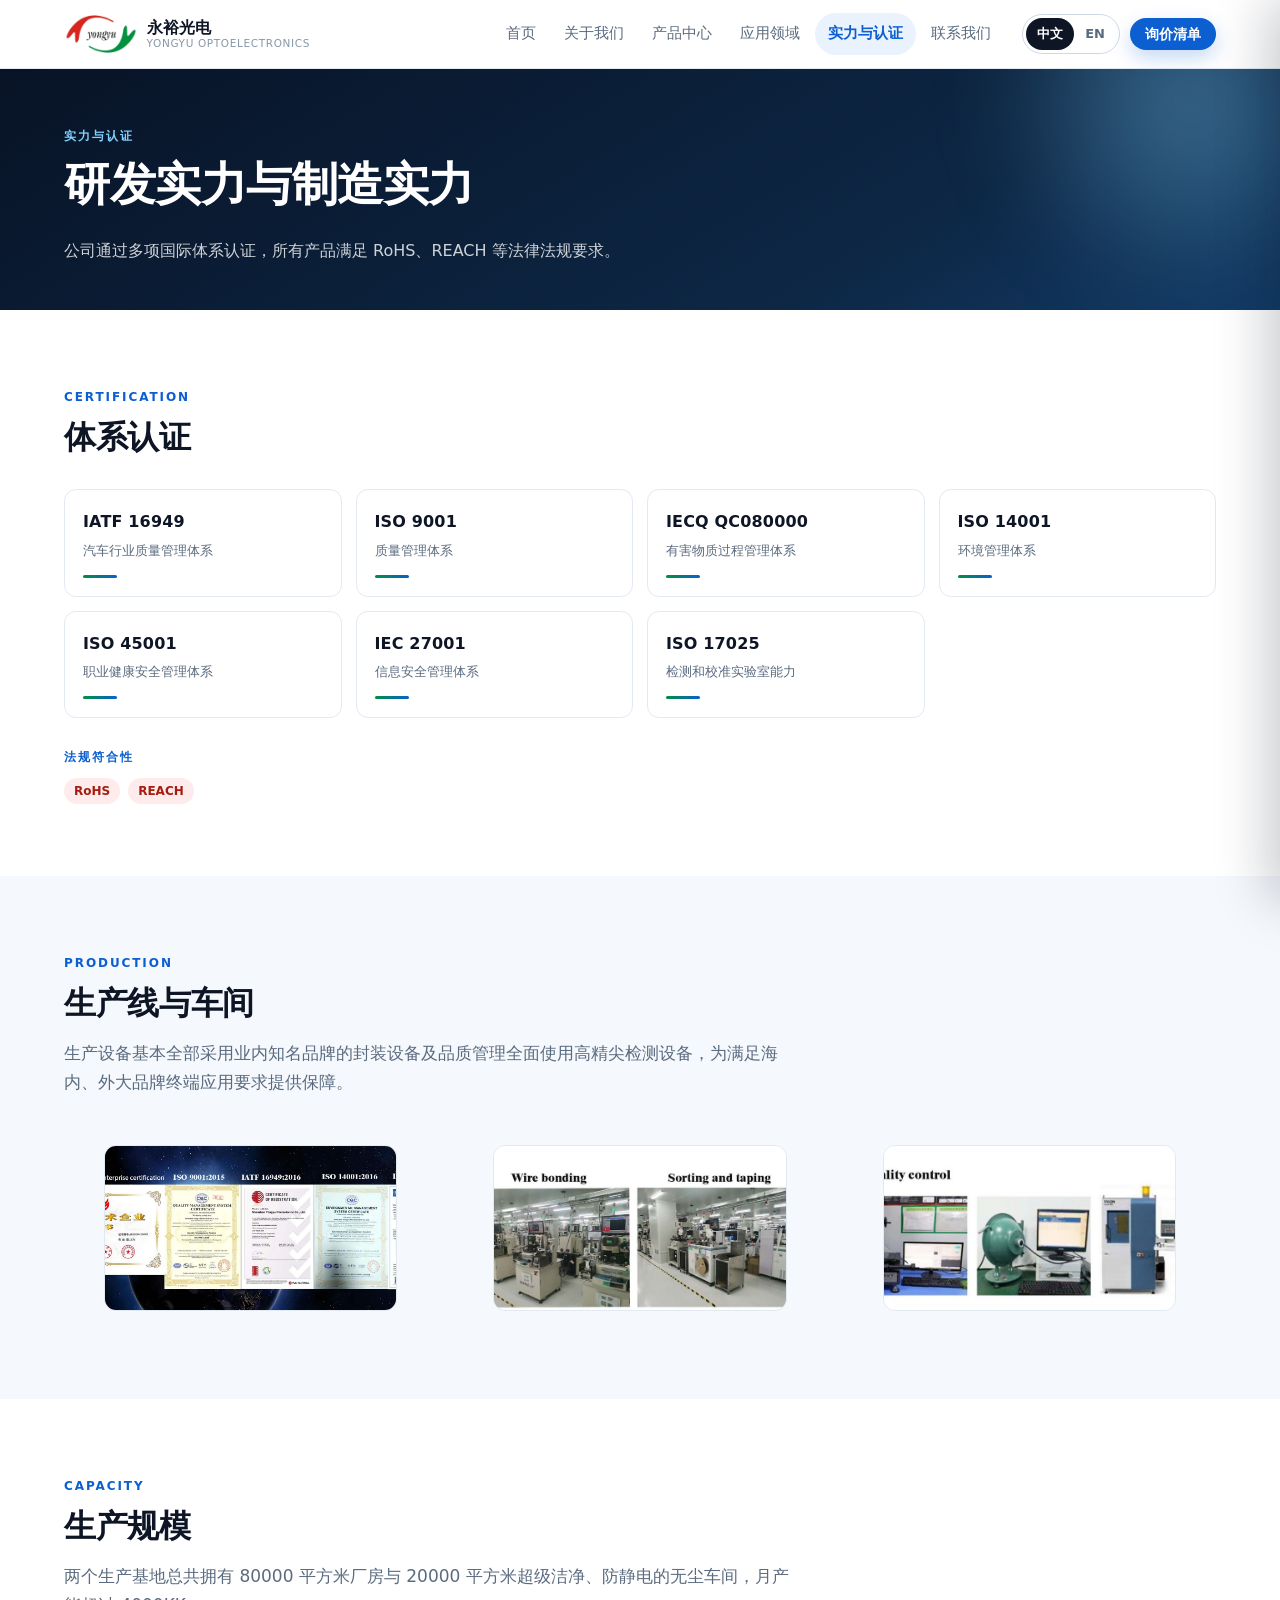
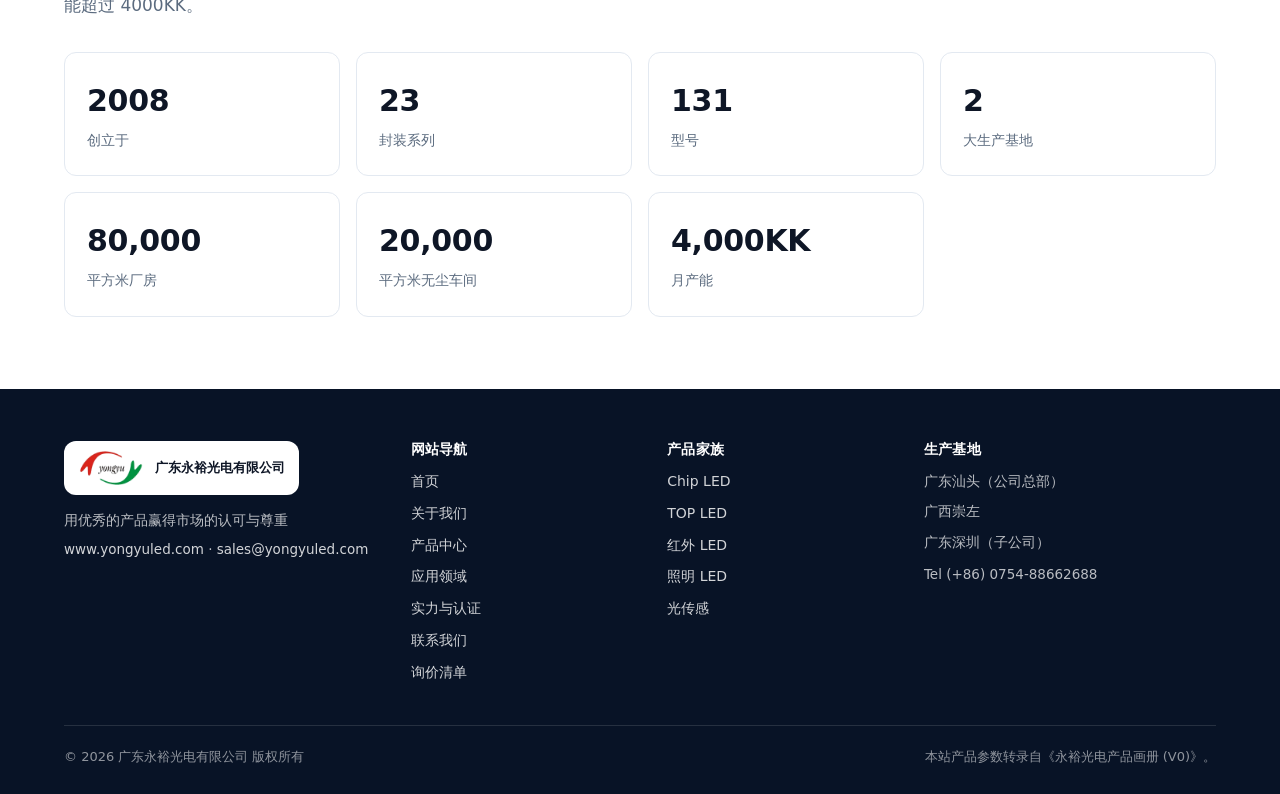
<file: strength.html>
<!DOCTYPE html>
<html lang="zh-CN" data-lang="zh">
<head>
  <meta charset="utf-8">
  <meta name="viewport" content="width=device-width, initial-scale=1">
  <title>实力与认证 Strength & Certification | 广东永裕光电有限公司</title>
  <meta name="description" content="永裕光电通过 IATF 16949、ISO 9001、IECQ QC080000、ISO 14001、ISO 45001、IEC 27001、ISO 17025 等体系认证，产品符合 RoHS、REACH 要求。">
  <meta name="theme-color" content="#081326">
  <meta property="og:type" content="website">
  <meta property="og:title" content="实力与认证 Strength & Certification | 广东永裕光电有限公司">
  <meta property="og:description" content="永裕光电通过 IATF 16949、ISO 9001、IECQ QC080000、ISO 14001、ISO 45001、IEC 27001、ISO 17025 等体系认证，产品符合 RoHS、REACH 要求。">
  <link rel="icon" type="image/png" href="assets/img/logo.png">
  <link rel="stylesheet" href="assets/css/style.css">
</head>
<body data-page="strength">
  <a class="skip-link" href="#main" data-i18n="a11y.skip">跳到主要内容</a>
  <header class="site-header">
    <div class="container header-inner">
      <a class="brand" href="index.html">
        <img src="assets/img/logo.png" alt="广东永裕光电有限公司 Guangdong Yongyu Optoelectronics Co., Ltd" width="336" height="176">
        <span class="brand-text"><b>永裕光电</b><span>Yongyu Optoelectronics</span></span>
      </a>
      <nav class="nav" data-nav aria-label="主导航">
        <a href="index.html" data-i18n="nav.home">首页</a>
        <a href="about.html" data-i18n="nav.about">关于我们</a>
        <a href="products.html" data-i18n="nav.products">产品中心</a>
        <a href="applications.html" data-i18n="nav.applications">应用领域</a>
        <a href="strength.html" data-i18n="nav.strength" aria-current="page">实力与认证</a>
        <a href="contact.html" data-i18n="nav.contact">联系我们</a>
      </nav>
      <div class="header-tools">
        <div class="lang-switch" role="group" aria-label="Language / 语言">
          <button type="button" data-lang-btn="zh" aria-pressed="true">中文</button>
          <button type="button" data-lang-btn="en" aria-pressed="false">EN</button>
        </div>
        <button class="btn btn-primary btn-sm inquiry-btn" type="button" data-open-drawer>
          <span data-inquiry-label>询价清单</span>
          <span class="inquiry-count" data-inquiry-count hidden>0</span>
        </button>
        <button class="menu-toggle" type="button" data-menu-toggle aria-expanded="false"
          aria-label="打开导航菜单" data-i18n-aria="a11y.menu"><span></span></button>
      </div>
    </div>
  </header>
  <main id="main">
    <section class="page-hero">
      <div class="container">
        
        <span class="eyebrow" data-i18n="strength.eyebrow" style="color:#7fd3ff;">实力与认证</span>
        <h1 data-i18n="strength.title">研发实力与制造实力</h1>
        <p data-i18n="strength.lead">公司通过多项国际体系认证，所有产品满足 RoHS、REACH 等法律法规要求。</p>
      </div>
    </section>

    <section class="section">
      <div class="container">
        <div class="section-head">
          <span class="eyebrow">CERTIFICATION</span>
          <h2 data-i18n="strength.certs">体系认证</h2>
        </div>
        <div class="cert-grid" data-certs></div>
        <div style="margin-top:24px;">
          <span class="eyebrow" data-i18n="strength.compliance">法规符合性</span>
          <div class="badge-row" data-compliance></div>
        </div>
      </div>
    </section>

    <section class="section section--soft">
      <div class="container">
        <div class="section-head">
          <span class="eyebrow">PRODUCTION</span>
          <h2 data-i18n="strength.lines">生产线与车间</h2>
          <p class="lead" data-i18n="strength.linesText">生产设备基本全部采用业内知名品牌的封装设备及品质管理全面使用高精尖检测设备，为满足海内、外大品牌终端应用要求提供保障。</p>
        </div>
        <div class="photo-row">
          <figure class="photo"><img src="assets/img/strength-line-1.jpg" alt="永裕光电生产车间" loading="lazy" decoding="async"></figure>
          <figure class="photo"><img src="assets/img/strength-line-2.jpg" alt="永裕光电自动化产线" loading="lazy" decoding="async"></figure>
          <figure class="photo"><img src="assets/img/strength-line-3.jpg" alt="永裕光电检测与品质管理" loading="lazy" decoding="async"></figure>
        </div>
      </div>
    </section>

    <section class="section">
      <div class="container">
        <div class="section-head">
          <span class="eyebrow">CAPACITY</span>
          <h2 data-i18n="strength.scaleTitle">生产规模</h2>
          <p class="lead" data-i18n="strength.scaleText">两个生产基地总共拥有 80000 平方米厂房与 20000 平方米超级洁净、防静电的无尘车间，月产能超过 4000KK。</p>
        </div>
        <div class="stat-band" data-stats></div>
      </div>
    </section>
  </main>
  <footer class="site-footer">
    <div class="container">
      <div class="footer-top">
        <div class="footer-col">
          <div class="footer-brand">
            <img src="assets/img/logo.png" alt="广东永裕光电有限公司">
            <span data-lang-block="zh">广东永裕光电有限公司</span>
            <span data-lang-block="en">Guangdong Yongyu Optoelectronics Co., Ltd</span>
          </div>
          <p class="small" style="margin-bottom:6px;">用优秀的产品赢得市场的认可与尊重</p>
          <p class="small" style="margin:0;">
            <a href="https://www.yongyuled.com" rel="noopener">www.yongyuled.com</a> ·
            <a href="mailto:sales@yongyuled.com">sales@yongyuled.com</a>
          </p>
        </div>
        <div class="footer-col">
          <h4 data-i18n="footer.nav">网站导航</h4>
          <ul>
            <li><a href="index.html" data-i18n="nav.home">首页</a></li>
            <li><a href="about.html" data-i18n="nav.about">关于我们</a></li>
            <li><a href="products.html" data-i18n="nav.products">产品中心</a></li>
            <li><a href="applications.html" data-i18n="nav.applications">应用领域</a></li>
            <li><a href="strength.html" data-i18n="nav.strength">实力与认证</a></li>
            <li><a href="contact.html" data-i18n="nav.contact">联系我们</a></li>
            <li><a href="inquiry.html" data-i18n="header.inquiry">询价清单</a></li>
          </ul>
        </div>
        <div class="footer-col">
          <h4 data-i18n="footer.products">产品家族</h4>
          <ul>
            <li><a href="products.html?family=chip" data-i18n="products.familyChip">Chip LED</a></li>
            <li><a href="products.html?family=top" data-i18n="products.familyTop">TOP LED</a></li>
            <li><a href="products.html?family=ir" data-i18n="products.familyIr">红外 LED</a></li>
            <li><a href="products.html?family=lighting" data-i18n="products.familyLighting">照明 LED</a></li>
            <li><a href="products.html?family=sensor" data-i18n="products.familySensor">光传感</a></li>
          </ul>
        </div>
        <div class="footer-col footer-contact">
          <h4 data-i18n="footer.bases">生产基地</h4>
          <ul>
            <li><span data-lang-block="zh">广东汕头（公司总部）</span><span data-lang-block="en">Shantou, Guangdong (HQ)</span></li>
            <li><span data-lang-block="zh">广西崇左</span><span data-lang-block="en">Chongzuo, Guangxi</span></li>
            <li><span data-lang-block="zh">广东深圳（子公司）</span><span data-lang-block="en">Shenzhen, Guangdong (subsidiary)</span></li>
          </ul>
          <p class="small" style="margin:10px 0 0;">Tel (+86) 0754-88662688</p>
        </div>
      </div>
      <div class="footer-bottom">
        <span data-i18n="footer.copyright">© 2026 广东永裕光电有限公司 版权所有</span>
        <span data-i18n="footer.source">本站产品参数转录自《永裕光电产品画册 (V0)》。</span>
      </div>
    </div>
  </footer>
  <div class="drawer-backdrop" data-drawer-backdrop></div>
  <aside class="drawer" data-drawer aria-hidden="true" aria-label="询价清单">
    <div class="drawer-head">
      <h2 data-i18n="header.inquiry">询价清单</h2>
      <button class="drawer-close" type="button" data-drawer-close aria-label="关闭" data-i18n-aria="a11y.close">×</button>
    </div>
    <div class="drawer-body" data-inquiry-list></div>
    <div class="drawer-foot">
      <a class="btn btn-primary btn-block" href="inquiry.html">
        <span data-i18n="inquiry.goToList">前往询价页面</span>
        <span class="inquiry-count" data-inquiry-count hidden>0</span>
      </a>
      <button class="btn btn-outline btn-block" type="button" data-inquiry-clear data-i18n="inquiry.clear">清空清单</button>
    </div>
  </aside>
  <script src="assets/js/product-data.js"></script>
  <script src="assets/js/i18n.js"></script>
  <script src="assets/js/app.js"></script>
</body>
</html>
</file>
<file: assets/css/style.css>
/* ==========================================================================
   Yongyu Optoelectronics - corporate website stylesheet
   Light industrial look, dark hero, LED accent colors sampled from the
   company logo (#D02010 red / #009040 green) plus a tech blue primary.
   ========================================================================== */

:root {
  --bg: #ffffff;
  --bg-soft: #f5f8fc;
  --bg-soft-2: #edf3fa;
  --line: #e3e9f1;
  --line-strong: #cfd9e6;
  --ink: #0e1626;
  --ink-2: #5b6b7f;
  --ink-3: #8896a8;
  --brand: #0b5fd0;
  --brand-700: #0a4ea8;
  --brand-50: #eaf2fe;
  --led-red: #d02010;
  --led-green: #009040;
  --led-blue: #1668e3;
  --led-amber: #e8a12c;
  --ice: #7fd3ff;
  --hero-1: #081326;
  --hero-2: #0d2745;
  --hero-3: #123a66;
  --radius-sm: 8px;
  --radius: 12px;
  --radius-lg: 18px;
  --shadow-1: 0 1px 2px rgba(14, 22, 38, 0.05), 0 6px 18px rgba(14, 22, 38, 0.05);
  --shadow-2: 0 2px 4px rgba(14, 22, 38, 0.06), 0 18px 40px rgba(14, 22, 38, 0.1);
  --max: 1200px;
  --header-h: 68px;
  --font: "PingFang SC", "Hiragino Sans GB", "Microsoft YaHei", "Noto Sans SC",
    system-ui, -apple-system, "Segoe UI", Roboto, Helvetica, Arial, sans-serif;
  --font-mono: ui-monospace, "SF Mono", SFMono-Regular, Menlo, Consolas, "Liberation Mono", monospace;
}

*,
*::before,
*::after {
  box-sizing: border-box;
}

html {
  scroll-behavior: smooth;
  -webkit-text-size-adjust: 100%;
}

body {
  margin: 0;
  font-family: var(--font);
  font-size: 16px;
  line-height: 1.7;
  color: var(--ink);
  background: var(--bg);
  -webkit-font-smoothing: antialiased;
}

img {
  max-width: 100%;
  display: block;
}

a {
  color: var(--brand);
  text-decoration: none;
}

a:hover {
  text-decoration: underline;
}

h1,
h2,
h3,
h4 {
  margin: 0 0 0.5em;
  line-height: 1.25;
  letter-spacing: -0.01em;
}

h1 {
  font-size: clamp(28px, 4.4vw, 46px);
  font-weight: 700;
}

h2 {
  font-size: clamp(23px, 2.6vw, 32px);
  font-weight: 700;
}

h3 {
  font-size: clamp(18px, 1.6vw, 21px);
  font-weight: 600;
}

h4 {
  font-size: 16px;
  font-weight: 600;
}

p {
  margin: 0 0 1em;
}

ul,
ol {
  margin: 0 0 1em;
  padding-left: 1.2em;
}

.container {
  width: 100%;
  max-width: var(--max);
  margin: 0 auto;
  padding: 0 24px;
}

.section {
  padding: 72px 0;
}

.section--tight {
  padding: 48px 0;
}

.section--soft {
  background: var(--bg-soft);
}

.section--line {
  border-top: 1px solid var(--line);
}

.eyebrow {
  display: inline-block;
  margin-bottom: 10px;
  font-size: 12px;
  font-weight: 600;
  letter-spacing: 0.16em;
  text-transform: uppercase;
  color: var(--brand);
}

.lead {
  font-size: 17px;
  color: var(--ink-2);
  max-width: 68ch;
}

.section-head {
  margin-bottom: 32px;
  max-width: 76ch;
}

.section-head--center {
  margin-inline: auto;
  text-align: center;
}

.muted {
  color: var(--ink-2);
}

.small {
  font-size: 13.5px;
}

.num {
  font-variant-numeric: tabular-nums;
}

.skip-link {
  position: absolute;
  left: -9999px;
  top: 0;
  z-index: 200;
  padding: 10px 16px;
  background: var(--brand);
  color: #fff;
}

.skip-link:focus {
  left: 12px;
  top: 12px;
}

:focus-visible {
  outline: 2px solid var(--brand);
  outline-offset: 2px;
  border-radius: 4px;
}

.visually-hidden {
  position: absolute;
  width: 1px;
  height: 1px;
  padding: 0;
  margin: -1px;
  overflow: hidden;
  clip: rect(0 0 0 0);
  white-space: nowrap;
  border: 0;
}

/* ---------------------------------------------------------------- buttons */

.btn {
  display: inline-flex;
  align-items: center;
  gap: 8px;
  padding: 11px 20px;
  border: 1px solid transparent;
  border-radius: 999px;
  font: inherit;
  font-size: 15px;
  font-weight: 600;
  line-height: 1.2;
  cursor: pointer;
  transition: transform 0.15s ease, box-shadow 0.15s ease, background 0.15s ease,
    border-color 0.15s ease, color 0.15s ease;
  text-decoration: none;
}

.btn:hover {
  text-decoration: none;
  transform: translateY(-1px);
}

.btn:active {
  transform: translateY(0);
}

.btn-primary {
  background: var(--brand);
  color: #fff;
  box-shadow: 0 8px 20px rgba(11, 95, 208, 0.24);
}

.btn-primary:hover {
  background: var(--brand-700);
}

.btn-ghost {
  background: rgba(255, 255, 255, 0.08);
  border-color: rgba(255, 255, 255, 0.38);
  color: #fff;
}

.btn-ghost:hover {
  background: rgba(255, 255, 255, 0.16);
}

.btn-outline {
  background: #fff;
  border-color: var(--line-strong);
  color: var(--ink);
}

.btn-outline:hover {
  border-color: var(--brand);
  color: var(--brand);
}

.btn-sm {
  padding: 7px 14px;
  font-size: 13.5px;
}

.btn-block {
  width: 100%;
  justify-content: center;
}

/* ------------------------------------------------------------- site header */

.site-header {
  position: sticky;
  top: 0;
  z-index: 100;
  background: rgba(255, 255, 255, 0.92);
  backdrop-filter: saturate(180%) blur(12px);
  border-bottom: 1px solid var(--line);
}

.site-header.is-scrolled {
  box-shadow: 0 6px 24px rgba(14, 22, 38, 0.07);
}

.header-inner {
  display: flex;
  align-items: center;
  gap: 18px;
  height: var(--header-h);
}

.brand {
  display: inline-flex;
  align-items: center;
  gap: 10px;
  flex: 0 0 auto;
  color: var(--ink);
  text-decoration: none;
}

.brand:hover {
  text-decoration: none;
}

.brand img {
  height: 38px;
  width: auto;
}

.brand-text {
  display: flex;
  flex-direction: column;
  line-height: 1.15;
}

.brand-text b {
  font-size: 16px;
  letter-spacing: 0.02em;
}

.brand-text span {
  font-size: 10.5px;
  letter-spacing: 0.06em;
  color: var(--ink-3);
  text-transform: uppercase;
}

.nav {
  display: flex;
  align-items: center;
  gap: 2px;
  margin-left: auto;
}

.nav a {
  display: block;
  padding: 8px 13px;
  border-radius: 999px;
  font-size: 15px;
  font-weight: 500;
  color: var(--ink-2);
  text-decoration: none;
  white-space: nowrap;
}

.nav a:hover {
  background: var(--bg-soft-2);
  color: var(--ink);
}

.nav a[aria-current="page"] {
  color: var(--brand);
  background: var(--brand-50);
  font-weight: 600;
}

.header-tools {
  display: flex;
  align-items: center;
  gap: 10px;
  flex: 0 0 auto;
}

.lang-switch {
  display: inline-flex;
  padding: 3px;
  border: 1px solid var(--line-strong);
  border-radius: 999px;
  background: #fff;
}

.lang-switch button {
  border: 0;
  background: transparent;
  padding: 5px 11px;
  border-radius: 999px;
  font: inherit;
  font-size: 13px;
  font-weight: 600;
  color: var(--ink-2);
  cursor: pointer;
}

.lang-switch button[aria-pressed="true"] {
  background: var(--ink);
  color: #fff;
}

.inquiry-btn {
  position: relative;
}

.inquiry-count {
  display: inline-grid;
  place-items: center;
  min-width: 20px;
  height: 20px;
  padding: 0 5px;
  border-radius: 999px;
  background: var(--led-red);
  color: #fff;
  font-size: 12px;
  font-weight: 700;
  font-variant-numeric: tabular-nums;
}

.inquiry-count[hidden] {
  display: none;
}

.menu-toggle {
  display: none;
  width: 42px;
  height: 42px;
  align-items: center;
  justify-content: center;
  border: 1px solid var(--line-strong);
  border-radius: 10px;
  background: #fff;
  cursor: pointer;
}

.menu-toggle span {
  display: block;
  width: 18px;
  height: 2px;
  background: var(--ink);
  position: relative;
}

.menu-toggle span::before,
.menu-toggle span::after {
  content: "";
  position: absolute;
  left: 0;
  width: 18px;
  height: 2px;
  background: var(--ink);
}

.menu-toggle span::before {
  top: -6px;
}

.menu-toggle span::after {
  top: 6px;
}

/* -------------------------------------------------------------------- hero */

.hero {
  position: relative;
  overflow: hidden;
  color: #fff;
  background: linear-gradient(160deg, var(--hero-1) 0%, var(--hero-2) 58%, var(--hero-3) 100%);
}

.hero::before,
.hero::after {
  content: "";
  position: absolute;
  border-radius: 50%;
  filter: blur(60px);
  opacity: 0.5;
  pointer-events: none;
}

.hero::before {
  width: 520px;
  height: 520px;
  top: -200px;
  right: -120px;
  background: radial-gradient(circle, rgba(127, 211, 255, 0.55), transparent 68%);
}

.hero::after {
  width: 460px;
  height: 460px;
  bottom: -220px;
  left: -140px;
  background: radial-gradient(circle, rgba(22, 104, 227, 0.55), transparent 68%);
}

.hero-bg {
  position: absolute;
  inset: 0;
  background-image: url("../img/company-banner.jpg");
  background-size: cover;
  background-position: center;
  opacity: 0.26;
  mix-blend-mode: luminosity;
}

.hero-inner {
  position: relative;
  z-index: 1;
  padding: 88px 0 76px;
}

.hero-title {
  font-size: clamp(30px, 4.6vw, 52px);
  font-weight: 700;
  letter-spacing: -0.02em;
  margin-bottom: 18px;
}

.hero-title .accent {
  background: linear-gradient(96deg, var(--ice), #ffffff 62%);
  -webkit-background-clip: text;
  background-clip: text;
  color: transparent;
}

.hero-sub {
  max-width: 62ch;
  font-size: 17px;
  color: rgba(255, 255, 255, 0.82);
}

.hero-actions {
  display: flex;
  flex-wrap: wrap;
  gap: 12px;
  margin-top: 28px;
}

.hero-chips {
  display: flex;
  flex-wrap: wrap;
  gap: 8px;
  margin-top: 26px;
}

.hero-chip {
  display: inline-flex;
  align-items: center;
  gap: 7px;
  padding: 6px 13px;
  border: 1px solid rgba(255, 255, 255, 0.24);
  border-radius: 999px;
  font-size: 13px;
  color: rgba(255, 255, 255, 0.88);
  background: rgba(255, 255, 255, 0.06);
}

.dot {
  width: 8px;
  height: 8px;
  border-radius: 50%;
  flex: 0 0 auto;
}

.dot--red {
  background: var(--led-red);
  box-shadow: 0 0 10px rgba(208, 32, 16, 0.8);
}

.dot--green {
  background: var(--led-green);
  box-shadow: 0 0 10px rgba(0, 144, 64, 0.8);
}

.dot--blue {
  background: var(--led-blue);
  box-shadow: 0 0 10px rgba(22, 104, 227, 0.8);
}

.dot--amber {
  background: var(--led-amber);
  box-shadow: 0 0 10px rgba(232, 161, 44, 0.8);
}

.hero-stats {
  position: relative;
  z-index: 1;
  display: grid;
  grid-template-columns: repeat(4, minmax(0, 1fr));
  gap: 1px;
  background: rgba(255, 255, 255, 0.14);
  border-top: 1px solid rgba(255, 255, 255, 0.14);
}

.hero-stat {
  padding: 22px 24px 26px;
  background: rgba(8, 19, 38, 0.42);
  backdrop-filter: blur(6px);
}

.hero-stat b {
  display: block;
  font-size: clamp(21px, 2.4vw, 30px);
  font-variant-numeric: tabular-nums;
  letter-spacing: -0.01em;
}

.hero-stat span {
  font-size: 13px;
  color: rgba(255, 255, 255, 0.72);
}

/* --------------------------------------------------------- page hero (sub) */

.page-hero {
  background: linear-gradient(150deg, var(--hero-1), var(--hero-2) 70%, var(--hero-3));
  color: #fff;
  padding: 52px 0 46px;
  position: relative;
  overflow: hidden;
}

.page-hero::after {
  content: "";
  position: absolute;
  width: 420px;
  height: 420px;
  right: -120px;
  top: -180px;
  border-radius: 50%;
  background: radial-gradient(circle, rgba(127, 211, 255, 0.4), transparent 68%);
  filter: blur(40px);
}

.page-hero .container {
  position: relative;
  z-index: 1;
}

.page-hero p {
  margin: 0;
  max-width: 70ch;
  color: rgba(255, 255, 255, 0.8);
}

.breadcrumb {
  font-size: 13px;
  color: rgba(255, 255, 255, 0.62);
  margin-bottom: 10px;
}

.breadcrumb a {
  color: rgba(255, 255, 255, 0.82);
}

.breadcrumb span {
  margin: 0 8px;
}

/* ------------------------------------------------------------------- grids */

.grid {
  display: grid;
  gap: 20px;
}

.grid-2 {
  grid-template-columns: repeat(2, minmax(0, 1fr));
}

.grid-3 {
  grid-template-columns: repeat(3, minmax(0, 1fr));
}

.grid-4 {
  grid-template-columns: repeat(4, minmax(0, 1fr));
}

.card {
  position: relative;
  display: flex;
  flex-direction: column;
  background: #fff;
  border: 1px solid var(--line);
  border-radius: var(--radius-lg);
  box-shadow: var(--shadow-1);
  overflow: hidden;
  transition: transform 0.18s ease, box-shadow 0.18s ease, border-color 0.18s ease;
}

.card:hover {
  transform: translateY(-3px);
  box-shadow: var(--shadow-2);
  border-color: var(--line-strong);
}

.card-media {
  position: relative;
  aspect-ratio: 16 / 10;
  background: var(--bg-soft);
  display: grid;
  place-items: center;
  overflow: hidden;
}

.card-media img {
  width: 100%;
  height: 100%;
  object-fit: contain;
  padding: 14px;
}

.card-media--cover img {
  object-fit: cover;
  padding: 0;
}

.card-body {
  padding: 20px 22px 22px;
  display: flex;
  flex-direction: column;
  gap: 8px;
  flex: 1;
}

.card-body h3 {
  margin: 0;
}

.card-body p {
  margin: 0;
  color: var(--ink-2);
  font-size: 14.5px;
}

.card-meta {
  display: flex;
  flex-wrap: wrap;
  gap: 6px 14px;
  margin-top: auto;
  padding-top: 12px;
  font-size: 13px;
  color: var(--ink-3);
  border-top: 1px dashed var(--line);
  font-variant-numeric: tabular-nums;
}

.card-link {
  position: absolute;
  inset: 0;
  z-index: 2;
}

.card-foot {
  padding: 0 22px 22px;
}

.tag {
  display: inline-flex;
  align-items: center;
  gap: 6px;
  padding: 3px 10px;
  border-radius: 999px;
  background: var(--brand-50);
  color: var(--brand-700);
  font-size: 12px;
  font-weight: 600;
}

.tag--dev {
  background: #fdf1dd;
  color: #9a6410;
}

.tag--led {
  background: #fdeceb;
  color: #a51d10;
}

.placeholder {
  display: grid;
  place-items: center;
  width: 100%;
  height: 100%;
  min-height: 140px;
  padding: 20px;
  color: var(--ink-3);
  font-size: 15px;
  font-weight: 600;
  letter-spacing: 0.04em;
  background: repeating-linear-gradient(
      -45deg,
      rgba(11, 95, 208, 0.05) 0 10px,
      transparent 10px 20px
    ),
    var(--bg-soft);
}

.toast {
  position: fixed;
  left: 50%;
  bottom: 28px;
  z-index: 200;
  max-width: min(560px, 90vw);
  padding: 12px 20px;
  border-radius: 999px;
  background: rgba(8, 19, 38, 0.92);
  color: #fff;
  font-size: 14px;
  box-shadow: var(--shadow-2);
  transform: translate(-50%, 20px);
  opacity: 0;
  pointer-events: none;
  transition: opacity 0.2s ease, transform 0.2s ease;
}

.toast.is-open {
  opacity: 1;
  transform: translate(-50%, 0);
}

.badge-row {
  display: flex;
  flex-wrap: wrap;
  gap: 8px;
}

/* ------------------------------------------------------------------- stats */

.stat-band {
  display: grid;
  grid-template-columns: repeat(4, minmax(0, 1fr));
  gap: 16px;
}

.stat-card {
  padding: 22px;
  background: #fff;
  border: 1px solid var(--line);
  border-radius: var(--radius);
}

.stat-card b {
  display: block;
  font-size: clamp(22px, 2.6vw, 30px);
  font-variant-numeric: tabular-nums;
  color: var(--ink);
  letter-spacing: -0.01em;
}

.stat-card span {
  font-size: 13.5px;
  color: var(--ink-2);
}

/* --------------------------------------------------------------- timelines */

.timeline {
  position: relative;
  margin: 0;
  padding: 0 0 0 26px;
  list-style: none;
}

.timeline::before {
  content: "";
  position: absolute;
  left: 6px;
  top: 6px;
  bottom: 6px;
  width: 2px;
  background: linear-gradient(var(--brand), var(--ice));
  opacity: 0.35;
}

.timeline li {
  position: relative;
  padding: 0 0 26px 12px;
}

.timeline li::before {
  content: "";
  position: absolute;
  left: -26px;
  top: 8px;
  width: 14px;
  height: 14px;
  border-radius: 50%;
  background: #fff;
  border: 3px solid var(--brand);
  box-shadow: 0 0 0 4px rgba(11, 95, 208, 0.1);
}

.timeline .year {
  display: inline-block;
  font-size: 19px;
  font-weight: 700;
  font-variant-numeric: tabular-nums;
  color: var(--brand);
  margin-bottom: 4px;
}

.timeline ul {
  margin: 0;
  padding-left: 1.1em;
  color: var(--ink-2);
}

.timeline ul li {
  padding: 0 0 6px;
}

.timeline ul li::before {
  display: none;
}

/* ------------------------------------------------------------- cert badges */

.cert-grid {
  display: grid;
  grid-template-columns: repeat(4, minmax(0, 1fr));
  gap: 14px;
}

.cert {
  padding: 18px;
  border: 1px solid var(--line);
  border-radius: var(--radius);
  background: #fff;
}

.cert b {
  display: block;
  font-size: 16px;
  letter-spacing: 0.01em;
}

.cert span {
  font-size: 13px;
  color: var(--ink-2);
}

.cert::after {
  content: "";
  display: block;
  width: 34px;
  height: 3px;
  margin-top: 12px;
  border-radius: 2px;
  background: linear-gradient(90deg, var(--led-green), var(--brand));
}

/* -------------------------------------------------------------- photo rows */

.photo-row {
  display: grid;
  gap: 16px;
  grid-template-columns: repeat(3, minmax(0, 1fr));
}

.photo-row--2 {
  grid-template-columns: repeat(2, minmax(0, 1fr));
}

.photo {
  position: relative;
  overflow: hidden;
  border-radius: var(--radius);
  border: 1px solid var(--line);
  background: var(--bg-soft);
}

.photo img {
  width: 100%;
  height: 100%;
  object-fit: cover;
  aspect-ratio: 16 / 9;
}

.photo--wide {
  grid-column: span 2;
}

.photo figcaption {
  position: absolute;
  left: 12px;
  bottom: 12px;
  padding: 5px 12px;
  border-radius: 999px;
  background: rgba(8, 19, 38, 0.72);
  color: #fff;
  font-size: 13px;
  backdrop-filter: blur(4px);
}

.figure {
  margin: 0;
  border: 1px solid var(--line);
  border-radius: var(--radius);
  background: #fff;
  padding: 14px;
}

.figure img {
  width: 100%;
  height: auto;
}

.figure figcaption {
  margin-top: 10px;
  font-size: 13px;
  color: var(--ink-2);
  text-align: center;
}

/* ------------------------------------------------------------------ filters */

.filter-bar {
  display: flex;
  flex-wrap: wrap;
  align-items: center;
  gap: 10px;
  padding: 14px;
  border: 1px solid var(--line);
  border-radius: var(--radius);
  background: #fff;
  box-shadow: var(--shadow-1);
}

.filter-group {
  display: flex;
  flex-wrap: wrap;
  align-items: center;
  gap: 6px;
}

.filter-label {
  font-size: 13px;
  color: var(--ink-3);
  margin-right: 2px;
}

.chip {
  display: inline-flex;
  align-items: center;
  gap: 6px;
  padding: 7px 14px;
  border: 1px solid var(--line-strong);
  border-radius: 999px;
  background: #fff;
  font: inherit;
  font-size: 14px;
  color: var(--ink-2);
  cursor: pointer;
  transition: all 0.15s ease;
}

.chip:hover {
  border-color: var(--brand);
  color: var(--brand);
}

.chip[aria-pressed="true"] {
  background: var(--ink);
  border-color: var(--ink);
  color: #fff;
}

.search-field {
  position: relative;
  flex: 1 1 260px;
  min-width: 220px;
}

.search-field input {
  width: 100%;
  padding: 10px 14px 10px 38px;
  border: 1px solid var(--line-strong);
  border-radius: 999px;
  font: inherit;
  font-size: 15px;
  background: #fff url("data:image/svg+xml,%3Csvg xmlns='http://www.w3.org/2000/svg' width='16' height='16' viewBox='0 0 24 24' fill='none' stroke='%235b6b7f' stroke-width='2.2' stroke-linecap='round'%3E%3Ccircle cx='11' cy='11' r='7'/%3E%3Cpath d='M20 20l-3.6-3.6'/%3E%3C/svg%3E") no-repeat 14px 50%;
}

.search-field input:focus {
  border-color: var(--brand);
  outline: none;
}

.search-results {
  position: absolute;
  z-index: 20;
  top: calc(100% + 6px);
  left: 0;
  right: 0;
  max-height: 320px;
  overflow: auto;
  padding: 6px;
  border: 1px solid var(--line);
  border-radius: var(--radius);
  background: #fff;
  box-shadow: var(--shadow-2);
}

.search-results button {
  display: flex;
  width: 100%;
  align-items: center;
  justify-content: space-between;
  gap: 10px;
  padding: 9px 12px;
  border: 0;
  border-radius: 8px;
  background: transparent;
  font: inherit;
  font-size: 14.5px;
  text-align: left;
  cursor: pointer;
}

.search-results button:hover,
.search-results button.is-active {
  background: var(--bg-soft-2);
}

.search-results .pn {
  font-family: var(--font-mono);
  font-size: 13.5px;
}

.search-results .meta {
  color: var(--ink-3);
  font-size: 12.5px;
}

.empty-state {
  padding: 40px 24px;
  border: 1px dashed var(--line-strong);
  border-radius: var(--radius);
  text-align: center;
  color: var(--ink-2);
  background: #fff;
}

/* -------------------------------------------------------------- spec table */

.table-wrap {
  position: relative;
  overflow-x: auto;
  border: 1px solid var(--line);
  border-radius: var(--radius);
  background: #fff;
  -webkit-overflow-scrolling: touch;
}

.spec-table {
  width: 100%;
  border-collapse: separate;
  border-spacing: 0;
  font-size: 14px;
  min-width: 720px;
}

.spec-table th,
.spec-table td {
  padding: 10px 12px;
  border-bottom: 1px solid var(--line);
  border-right: 1px solid var(--line);
  text-align: left;
  vertical-align: middle;
  white-space: nowrap;
}

.spec-table thead th {
  position: sticky;
  top: 0;
  z-index: 3;
  background: var(--bg-soft);
  font-weight: 600;
  font-size: 13px;
  color: var(--ink);
  text-align: center;
}

.spec-table thead tr:first-child th {
  top: 0;
}

.spec-table thead tr:nth-child(2) th {
  top: 37px;
}

.spec-table thead .unit {
  font-weight: 500;
  color: var(--ink-3);
}

.spec-table tbody tr:nth-child(even) td {
  background: #fbfcfe;
}

.spec-table tbody tr:hover td {
  background: var(--brand-50);
}

.spec-table td:first-child,
.spec-table th:first-child {
  position: sticky;
  left: 0;
  z-index: 2;
  background: #fff;
  font-family: var(--font-mono);
  font-size: 13.5px;
}

.spec-table thead th:first-child {
  background: var(--bg-soft);
  z-index: 4;
}

.spec-table tbody tr:nth-child(even) td:first-child {
  background: #fbfcfe;
}

.spec-table tbody tr:hover td:first-child {
  background: var(--brand-50);
}

.spec-table th:last-child,
.spec-table td:last-child {
  border-right: 0;
}

.spec-table tbody tr:last-child td {
  border-bottom: 0;
}

.spec-table .c-num {
  text-align: right;
  font-variant-numeric: tabular-nums;
}

.spec-table .c-center {
  text-align: center;
}

.spec-table .c-text {
  white-space: normal;
  min-width: 120px;
}

.spec-table .row-actions {
  white-space: nowrap;
  text-align: right;
}

.add-btn {
  padding: 4px 10px;
  border: 1px solid var(--line-strong);
  border-radius: 999px;
  background: #fff;
  font: inherit;
  font-size: 12.5px;
  color: var(--ink-2);
  cursor: pointer;
  transition: all 0.15s ease;
}

.add-btn:hover {
  border-color: var(--brand);
  color: var(--brand);
}

.add-btn[data-added="true"] {
  background: var(--led-green);
  border-color: var(--led-green);
  color: #fff;
}

.table-toolbar {
  display: flex;
  flex-wrap: wrap;
  align-items: center;
  gap: 10px;
  margin-bottom: 12px;
}

.table-toolbar .spacer {
  margin-left: auto;
}

.swatch {
  display: inline-block;
  width: 10px;
  height: 10px;
  margin-right: 6px;
  border-radius: 50%;
  vertical-align: middle;
}

/* -------------------------------------------------------------------- tabs */

.tabs {
  display: flex;
  flex-wrap: wrap;
  gap: 6px;
  margin-bottom: 18px;
  border-bottom: 1px solid var(--line);
}

.tab {
  padding: 10px 16px;
  border: 0;
  border-bottom: 2px solid transparent;
  background: transparent;
  font: inherit;
  font-size: 15px;
  font-weight: 600;
  color: var(--ink-2);
  cursor: pointer;
  margin-bottom: -1px;
}

.tab[aria-selected="true"] {
  color: var(--brand);
  border-bottom-color: var(--brand);
}

.tab-panel[hidden] {
  display: none;
}

/* --------------------------------------------------------------- CTA block */

.cta {
  position: relative;
  overflow: hidden;
  padding: 44px 40px;
  border-radius: var(--radius-lg);
  background: linear-gradient(140deg, var(--hero-1), var(--hero-2) 60%, var(--hero-3));
  color: #fff;
  display: flex;
  flex-wrap: wrap;
  align-items: center;
  gap: 24px;
  justify-content: space-between;
}

.cta::after {
  content: "";
  position: absolute;
  width: 360px;
  height: 360px;
  right: -90px;
  bottom: -170px;
  border-radius: 50%;
  background: radial-gradient(circle, rgba(127, 211, 255, 0.5), transparent 70%);
}

.cta-text {
  position: relative;
  z-index: 1;
  max-width: 58ch;
}

.cta-text h2 {
  margin-bottom: 8px;
}

.cta-text p {
  margin: 0;
  color: rgba(255, 255, 255, 0.78);
}

.cta-actions {
  position: relative;
  z-index: 1;
  display: flex;
  flex-wrap: wrap;
  gap: 10px;
}

/* ------------------------------------------------------------------ footer */

.site-footer {
  background: var(--hero-1);
  color: rgba(255, 255, 255, 0.72);
  padding: 52px 0 26px;
  font-size: 14px;
}

.site-footer a {
  color: rgba(255, 255, 255, 0.82);
}

.footer-top {
  display: grid;
  grid-template-columns: 1.4fr 1fr 1fr 1.3fr;
  gap: 32px;
  padding-bottom: 32px;
  border-bottom: 1px solid rgba(255, 255, 255, 0.12);
}

.footer-brand {
  display: inline-flex;
  align-items: center;
  gap: 12px;
  margin-bottom: 14px;
  padding: 10px 14px;
  border-radius: var(--radius);
  background: #fff;
}

.footer-brand img {
  height: 34px;
  width: auto;
}

.footer-brand span {
  font-size: 13px;
  color: var(--ink);
  font-weight: 600;
}

.footer-col h4 {
  color: #fff;
  font-size: 14px;
  margin-bottom: 12px;
  letter-spacing: 0.02em;
}

.footer-col ul {
  list-style: none;
  padding: 0;
  margin: 0;
}

.footer-col li {
  margin-bottom: 8px;
}

.footer-contact li {
  display: flex;
  gap: 8px;
  line-height: 1.6;
}

.footer-bottom {
  display: flex;
  flex-wrap: wrap;
  gap: 12px;
  justify-content: space-between;
  align-items: center;
  padding-top: 20px;
  font-size: 13px;
  color: rgba(255, 255, 255, 0.55);
}

/* ---------------------------------------------------------- inquiry drawer */

.drawer-backdrop {
  position: fixed;
  inset: 0;
  z-index: 150;
  background: rgba(8, 19, 38, 0.42);
  opacity: 0;
  pointer-events: none;
  transition: opacity 0.2s ease;
}

.drawer-backdrop.is-open {
  opacity: 1;
  pointer-events: auto;
}

.drawer {
  position: fixed;
  top: 0;
  right: 0;
  bottom: 0;
  z-index: 160;
  width: min(420px, 92vw);
  display: flex;
  flex-direction: column;
  background: #fff;
  box-shadow: -20px 0 50px rgba(8, 19, 38, 0.22);
  transform: translateX(102%);
  transition: transform 0.24s ease;
}

.drawer.is-open {
  transform: translateX(0);
}

.drawer-head {
  display: flex;
  align-items: center;
  gap: 12px;
  padding: 18px 20px;
  border-bottom: 1px solid var(--line);
}

.drawer-head h2 {
  margin: 0;
  font-size: 18px;
}

.drawer-close {
  margin-left: auto;
  width: 36px;
  height: 36px;
  border: 1px solid var(--line-strong);
  border-radius: 10px;
  background: #fff;
  font-size: 18px;
  line-height: 1;
  cursor: pointer;
}

.drawer-body {
  flex: 1;
  overflow: auto;
  padding: 16px 20px;
}

.drawer-foot {
  padding: 16px 20px 20px;
  border-top: 1px solid var(--line);
  display: grid;
  gap: 10px;
}

.inquiry-item {
  display: grid;
  grid-template-columns: 1fr auto;
  gap: 4px 12px;
  padding: 12px 0;
  border-bottom: 1px solid var(--line);
}

.inquiry-item .pn {
  font-family: var(--font-mono);
  font-size: 14px;
}

.inquiry-item .meta {
  grid-column: 1 / -1;
  font-size: 12.5px;
  color: var(--ink-3);
}

.inquiry-item .qty {
  display: flex;
  align-items: center;
  gap: 6px;
}

.inquiry-item input[type="number"] {
  width: 78px;
  padding: 5px 8px;
  border: 1px solid var(--line-strong);
  border-radius: 8px;
  font: inherit;
  font-size: 13.5px;
}

.link-danger {
  border: 0;
  background: transparent;
  color: var(--led-red);
  font: inherit;
  font-size: 12.5px;
  cursor: pointer;
  padding: 0;
}

/* -------------------------------------------------------------- i18n bits */

[data-lang-block] {
  display: none;
}

html[data-lang="zh"] [data-lang-block="zh"],
html[data-lang="en"] [data-lang-block="en"] {
  display: block;
}

html[data-lang="en"] body {
  font-size: 16px;
}

/* ------------------------------------------------------------- responsive */

@media (max-width: 1080px) {
  .hero-stats {
    grid-template-columns: repeat(2, minmax(0, 1fr));
  }

  .footer-top {
    grid-template-columns: 1fr 1fr;
  }

  .grid-4,
  .cert-grid {
    grid-template-columns: repeat(2, minmax(0, 1fr));
  }
}

@media (max-width: 900px) {
  .nav {
    position: fixed;
    top: var(--header-h);
    left: 0;
    right: 0;
    z-index: 90;
    flex-direction: column;
    align-items: stretch;
    gap: 0;
    padding: 10px 16px 18px;
    margin: 0;
    background: #fff;
    border-bottom: 1px solid var(--line);
    box-shadow: var(--shadow-2);
    transform: translateY(-8px);
    opacity: 0;
    pointer-events: none;
    transition: opacity 0.18s ease, transform 0.18s ease;
  }

  .nav.is-open {
    opacity: 1;
    transform: none;
    pointer-events: auto;
  }

  .nav a {
    padding: 12px 10px;
    border-radius: 10px;
    font-size: 16px;
  }

  .menu-toggle {
    display: inline-flex;
    margin-left: auto;
  }

  .header-tools {
    margin-left: 0;
  }

  .grid-3,
  .grid-2,
  .photo-row,
  .photo-row--2 {
    grid-template-columns: repeat(2, minmax(0, 1fr));
  }

  .photo--wide {
    grid-column: span 2;
  }

  .stat-band {
    grid-template-columns: repeat(2, minmax(0, 1fr));
  }
}

@media (max-width: 680px) {
  .container {
    padding: 0 16px;
  }

  .section {
    padding: 52px 0;
  }

  .hero-inner {
    padding: 64px 0 56px;
  }

  .grid-2,
  .grid-3,
  .grid-4,
  .cert-grid,
  .stat-band,
  .photo-row,
  .photo-row--2,
  .footer-top {
    grid-template-columns: minmax(0, 1fr);
  }

  .photo--wide {
    grid-column: span 1;
  }

  .cta {
    padding: 32px 22px;
  }

  .brand-text span {
    display: none;
  }

  /* spec tables turn into label/value cards on small screens */
  .spec-table {
    min-width: 0;
    display: block;
  }

  .spec-table thead {
    display: none;
  }

  .spec-table tbody,
  .spec-table tr,
  .spec-table td {
    display: block;
    width: auto;
  }

  .spec-table tr {
    border: 1px solid var(--line);
    border-radius: var(--radius);
    margin-bottom: 12px;
    padding: 6px 4px;
    background: #fff;
  }

  .spec-table td {
    display: grid;
    grid-template-columns: 46% 1fr;
    gap: 10px;
    border: 0;
    border-bottom: 1px dashed var(--line);
    padding: 8px 12px;
    white-space: normal;
    position: static !important;
    text-align: left;
    font-family: var(--font);
    font-size: 14px;
  }

  .spec-table td:last-child {
    border-bottom: 0;
  }

  .spec-table td::before {
    content: attr(data-label);
    font-size: 13px;
    color: var(--ink-3);
  }

  .spec-table td:first-child {
    background: var(--bg-soft) !important;
    font-family: var(--font-mono);
    border-radius: 8px;
    margin-bottom: 4px;
  }

  .spec-table td.nolabel::before {
    content: none;
  }

  .table-wrap {
    border: 0;
    overflow: visible;
  }
}

@media print {
  .site-header,
  .site-footer,
  .drawer,
  .drawer-backdrop,
  .hero-actions,
  .cta-actions,
  .filter-bar,
  .table-toolbar .spacer,
  .row-actions {
    display: none !important;
  }

  .hero,
  .page-hero {
    color: #000;
    background: none;
  }

  .spec-table {
    min-width: 0;
    font-size: 11px;
  }
}
</file>
